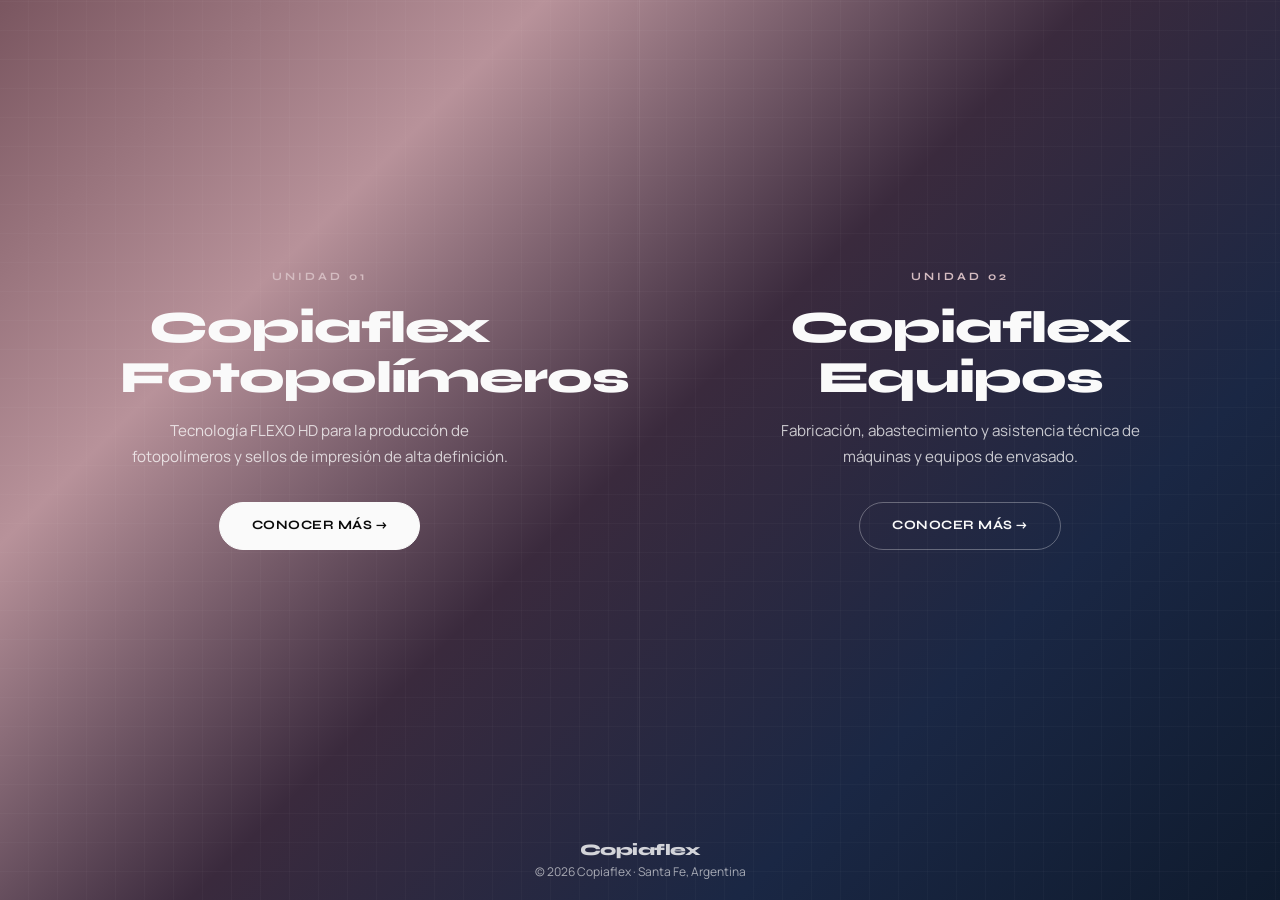
<file: index.html>
<!DOCTYPE html>
<html lang="es">
<head>
    <meta charset="UTF-8">
    <meta name="viewport" content="width=device-width, initial-scale=1.0">
    <title>Copiaflex - Fotopolímeros y Equipos</title>
    <link rel="preconnect" href="https://fonts.googleapis.com">
    <link href="https://fonts.googleapis.com/css2?family=Syne:wght@400;600;700;800&family=Manrope:wght@300;400;500;600;700&display=swap" rel="stylesheet">
    <link rel="stylesheet" href="css/style.css">
</head>
<body>


<main id="main-content">
<section class="home-hero">
    <div class="home-split">
        <a href="fotopolimeros.html" class="home-card home-card--foto">
            <div class="home-card-mesh"></div>
            <div class="home-card-content">
                <span class="home-card-tag">Unidad 01</span>
                <h2>Copiaflex<br>Fotopolímeros</h2>
                <p>Tecnología FLEXO HD para la producción de fotopolímeros y sellos de impresión de alta definición.</p>
                <span class="btn btn--white">Conocer más &rarr;</span>
            </div>
        </a>
        <a href="equipos.html" class="home-card home-card--equip">
            <div class="home-card-mesh"></div>
            <div class="home-card-content">
                <span class="home-card-tag">Unidad 02</span>
                <h2>Copiaflex<br>Equipos</h2>
                <p>Fabricación, abastecimiento y asistencia técnica de máquinas y equipos de envasado.</p>
                <span class="btn btn--ghost">Conocer más &rarr;</span>
            </div>
        </a>
    </div>
    <div class="home-footer">
        <span class="logo-text">Copiaflex</span>
        <p>&copy; 2026 Copiaflex &middot; Santa Fe, Argentina</p>
    </div>
</section>
</main>

</body>
</html>
</file>
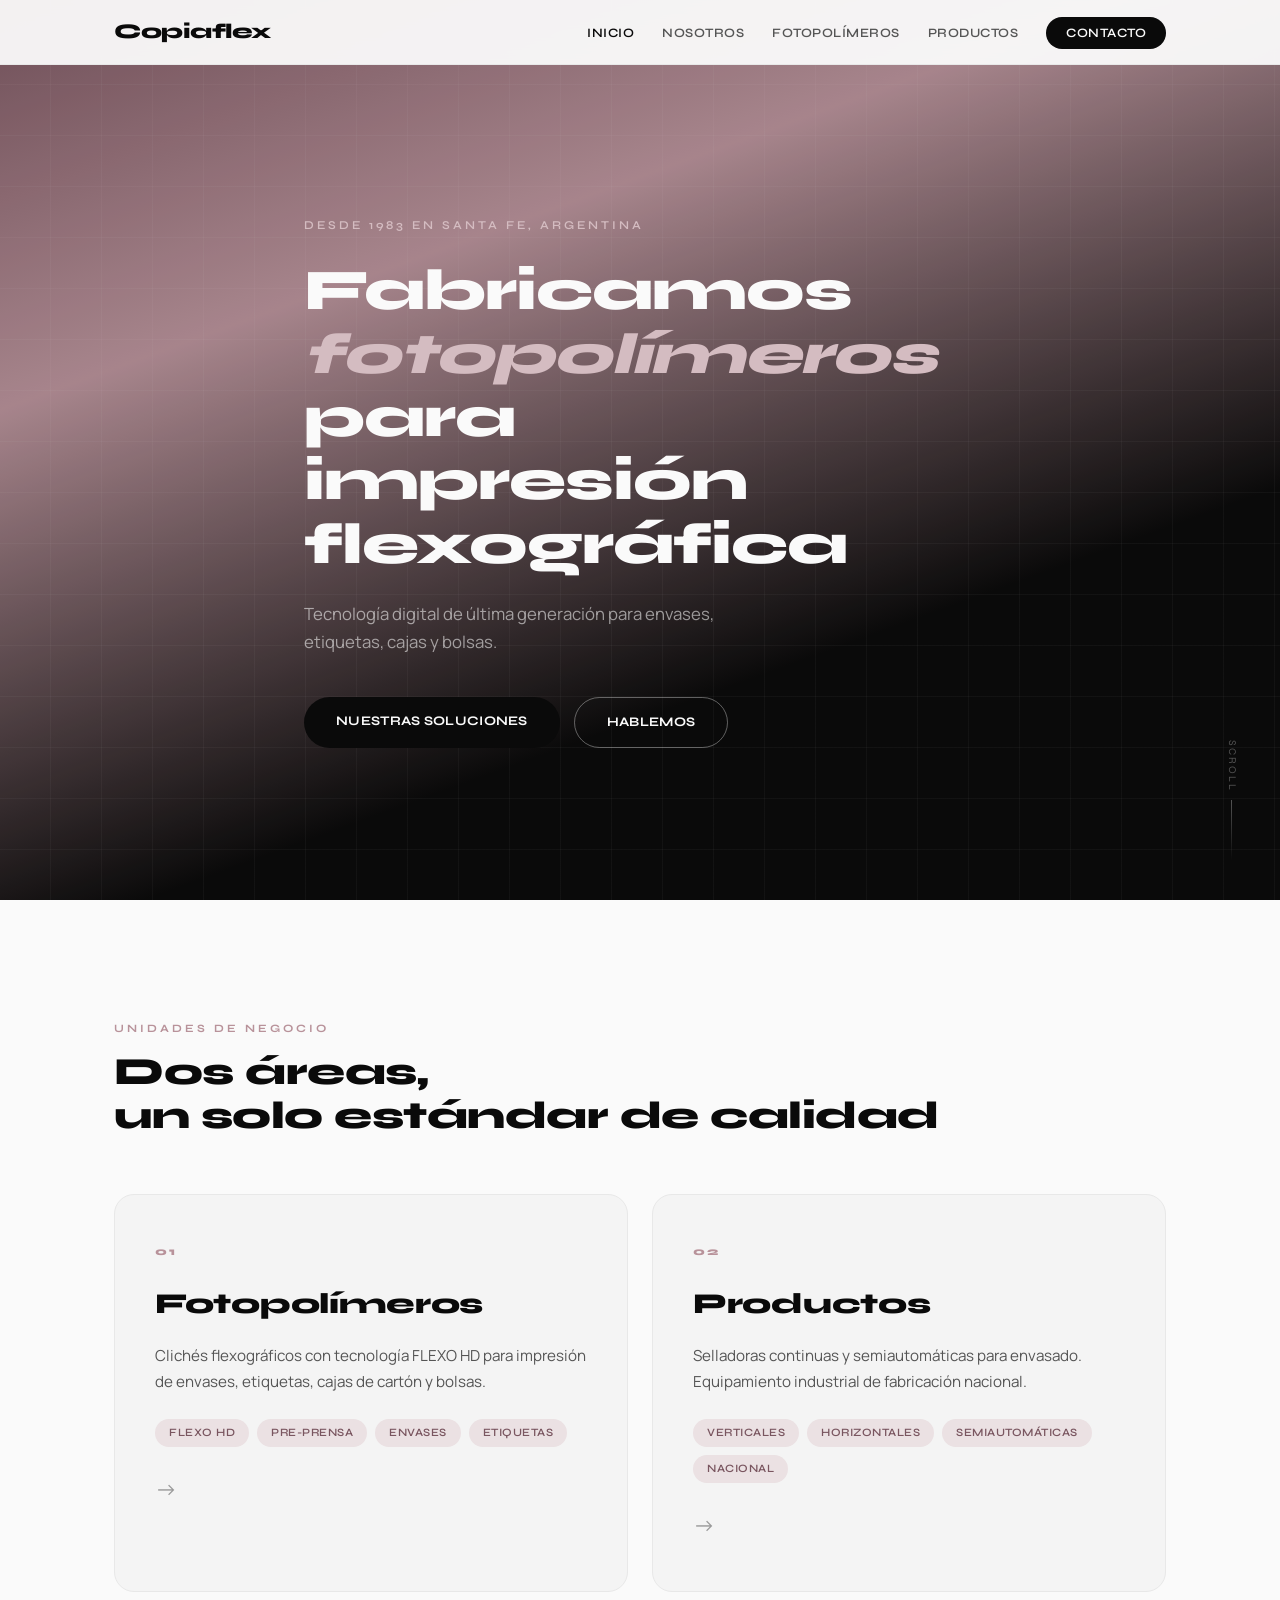
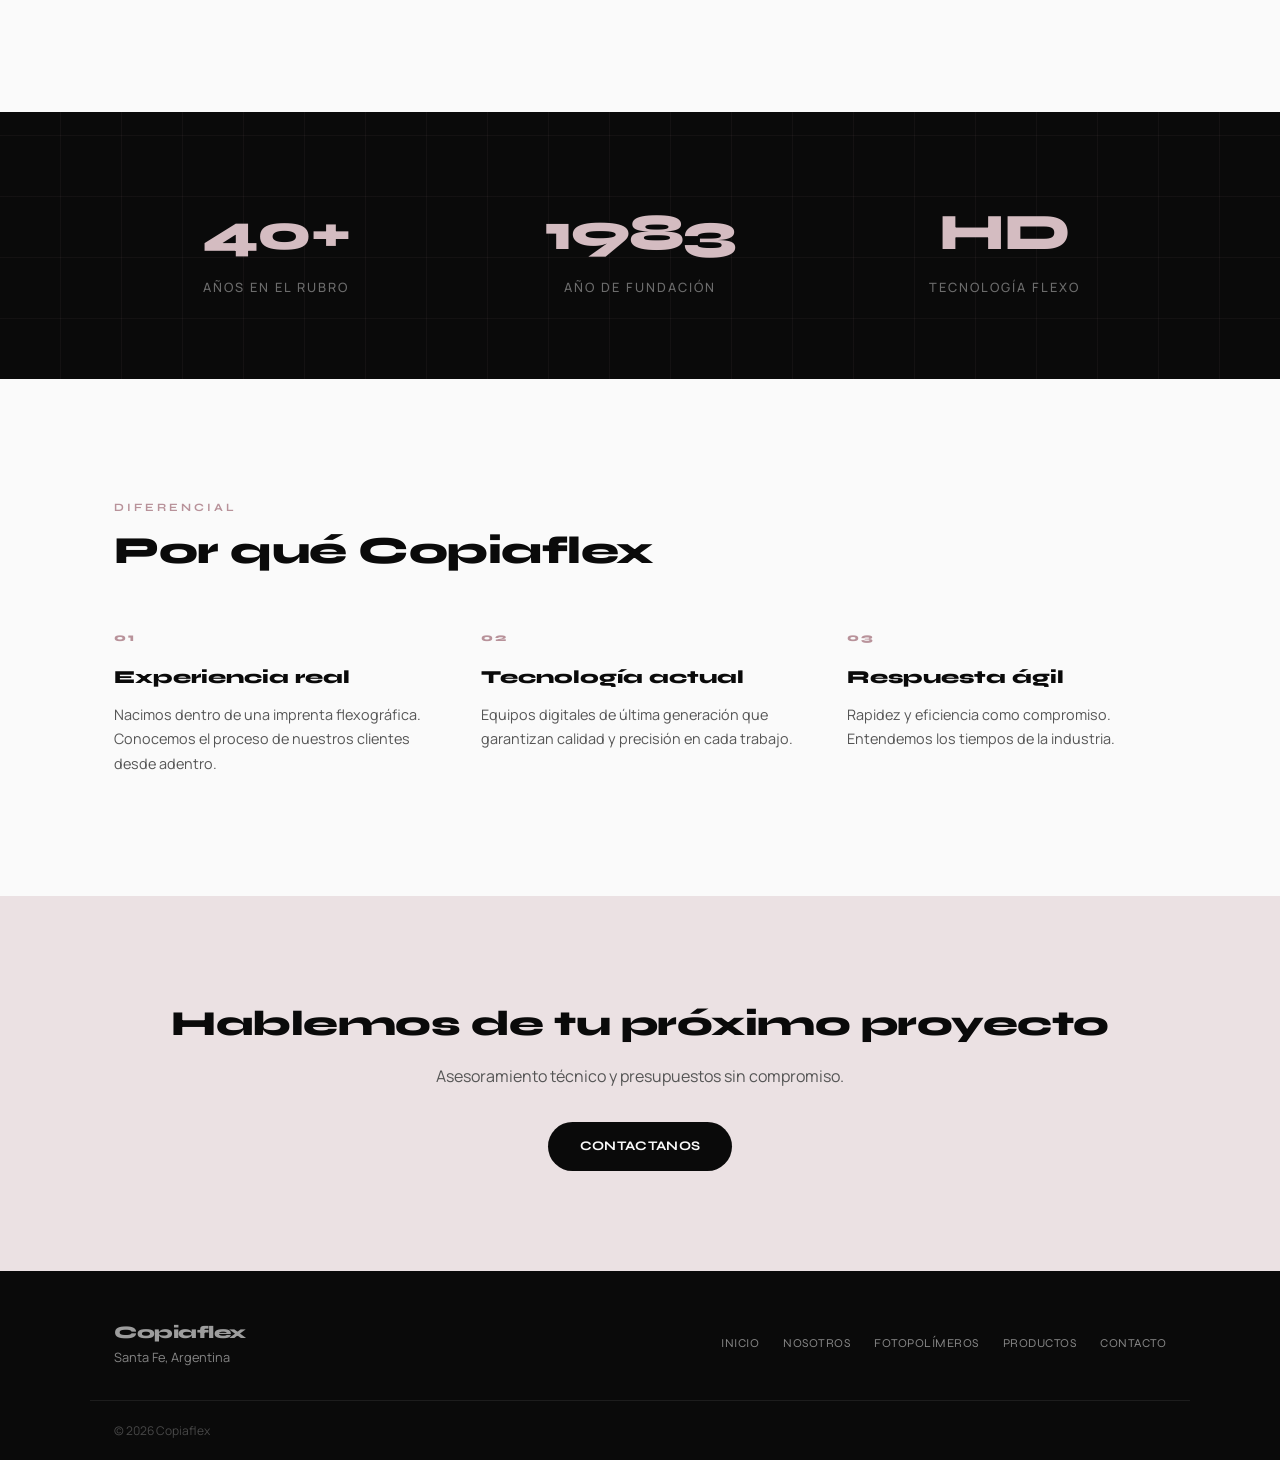
<file: v1/index.html>
<!DOCTYPE html>
<html lang="es">
<head>
    <meta charset="UTF-8">
    <meta name="viewport" content="width=device-width, initial-scale=1.0">
    <title>Copiaflex - Fotopolímeros y Equipamiento</title>
    <link rel="icon" type="image/svg+xml" href="favicon.svg">
    <link rel="preconnect" href="https://fonts.googleapis.com">
    <link href="https://fonts.googleapis.com/css2?family=Syne:wght@400;600;700;800&family=Manrope:wght@300;400;500;600;700&display=swap" rel="stylesheet">
    <link rel="stylesheet" href="css/style.css">
</head>
<body>

<header class="header">
    <div class="container header-inner">
        <a href="index.html" class="logo">
            <span class="logo-text">Copiaflex</span>
        </a>
        <nav class="nav">
            <button class="nav-toggle" aria-label="Menú"><span></span><span></span></button>
            <ul class="nav-list">
                <li><a href="index.html" class="active">Inicio</a></li>
                <li><a href="nosotros.html">Nosotros</a></li>
                <li><a href="fotopolimeros.html">Fotopolímeros</a></li>
                <li><a href="productos.html">Productos</a></li>
                <li><a href="contacto.html" class="nav-cta">Contacto</a></li>
            </ul>
        </nav>
    </div>
</header>

<!-- Hero -->
<section class="hero">
    <div class="hero-mesh"></div>
    <div class="container hero-content">
        <p class="hero-label">Desde 1983 en Santa Fe, Argentina</p>
        <h1>Fabricamos<br><span class="hero-em">fotopolímeros</span> para<br>impresión flexográfica</h1>
        <p class="hero-desc">Tecnología digital de última generación para envases, etiquetas, cajas y bolsas.</p>
        <div class="hero-actions">
            <a href="#unidades" class="btn">Nuestras soluciones</a>
            <a href="#contacto" class="btn btn--ghost">Hablemos</a>
        </div>
    </div>
    <div class="hero-scroll">
        <span>scroll</span>
        <div class="hero-scroll-line"></div>
    </div>
</section>

<!-- Unidades -->
<section class="unidades" id="unidades">
    <div class="container">
        <div class="section-header">
            <p class="label">Unidades de negocio</p>
            <h2>Dos áreas,<br>un solo estándar de calidad</h2>
        </div>

        <div class="cards">
            <a href="fotopolimeros.html" class="card">
                <div class="card-number">01</div>
                <h3>Fotopolímeros</h3>
                <p>Clichés flexográficos con tecnología FLEXO HD para impresión de envases, etiquetas, cajas de cartón y bolsas.</p>
                <ul class="card-tags">
                    <li>FLEXO HD</li>
                    <li>Pre-prensa</li>
                    <li>Envases</li>
                    <li>Etiquetas</li>
                </ul>
                <span class="card-arrow">&rarr;</span>
            </a>

            <a href="productos.html" class="card">
                <div class="card-number">02</div>
                <h3>Productos</h3>
                <p>Selladoras continuas y semiautomáticas para envasado. Equipamiento industrial de fabricación nacional.</p>
                <ul class="card-tags">
                    <li>Verticales</li>
                    <li>Horizontales</li>
                    <li>Semiautomáticas</li>
                    <li>Nacional</li>
                </ul>
                <span class="card-arrow">&rarr;</span>
            </a>
        </div>
    </div>
</section>

<!-- Cifras -->
<section class="cifras">
    <div class="cifras-mesh"></div>
    <div class="container cifras-grid">
        <div class="cifra">
            <span class="cifra-n">40+</span>
            <span class="cifra-t">años en el rubro</span>
        </div>
        <div class="cifra">
            <span class="cifra-n">1983</span>
            <span class="cifra-t">año de fundación</span>
        </div>
        <div class="cifra">
            <span class="cifra-n">HD</span>
            <span class="cifra-t">tecnología FLEXO</span>
        </div>
    </div>
</section>

<!-- Por qué -->
<section class="porque">
    <div class="container">
        <div class="section-header">
            <p class="label">Diferencial</p>
            <h2>Por qué Copiaflex</h2>
        </div>
        <div class="porque-grid">
            <div class="porque-item">
                <span class="porque-num">01</span>
                <h4>Experiencia real</h4>
                <p>Nacimos dentro de una imprenta flexográfica. Conocemos el proceso de nuestros clientes desde adentro.</p>
            </div>
            <div class="porque-item">
                <span class="porque-num">02</span>
                <h4>Tecnología actual</h4>
                <p>Equipos digitales de última generación que garantizan calidad y precisión en cada trabajo.</p>
            </div>
            <div class="porque-item">
                <span class="porque-num">03</span>
                <h4>Respuesta ágil</h4>
                <p>Rapidez y eficiencia como compromiso. Entendemos los tiempos de la industria.</p>
            </div>
        </div>
    </div>
</section>

<!-- CTA -->
<section class="cta" id="contacto">
    <div class="container cta-inner">
        <h2>Hablemos de tu próximo proyecto</h2>
        <p>Asesoramiento técnico y presupuestos sin compromiso.</p>
        <a href="contacto.html" class="btn btn--dark">Contactanos</a>
    </div>
</section>

<!-- Footer -->
<footer class="footer">
    <div class="container footer-inner">
        <div class="footer-left">
            <span class="logo-text footer-logo-text">Copiaflex</span>
            <p>Santa Fe, Argentina</p>
        </div>
        <div class="footer-right">
            <a href="index.html">Inicio</a>
            <a href="nosotros.html">Nosotros</a>
            <a href="fotopolimeros.html">Fotopolímeros</a>
            <a href="productos.html">Productos</a>
            <a href="contacto.html">Contacto</a>
        </div>
    </div>
    <div class="footer-bottom">
        <div class="container">
            <p>&copy; 2026 Copiaflex</p>
        </div>
    </div>
</footer>

<script>
document.querySelector('.nav-toggle').addEventListener('click', function() {
    document.querySelector('.nav-list').classList.toggle('open');
});
</script>
</body>
</html>
</file>
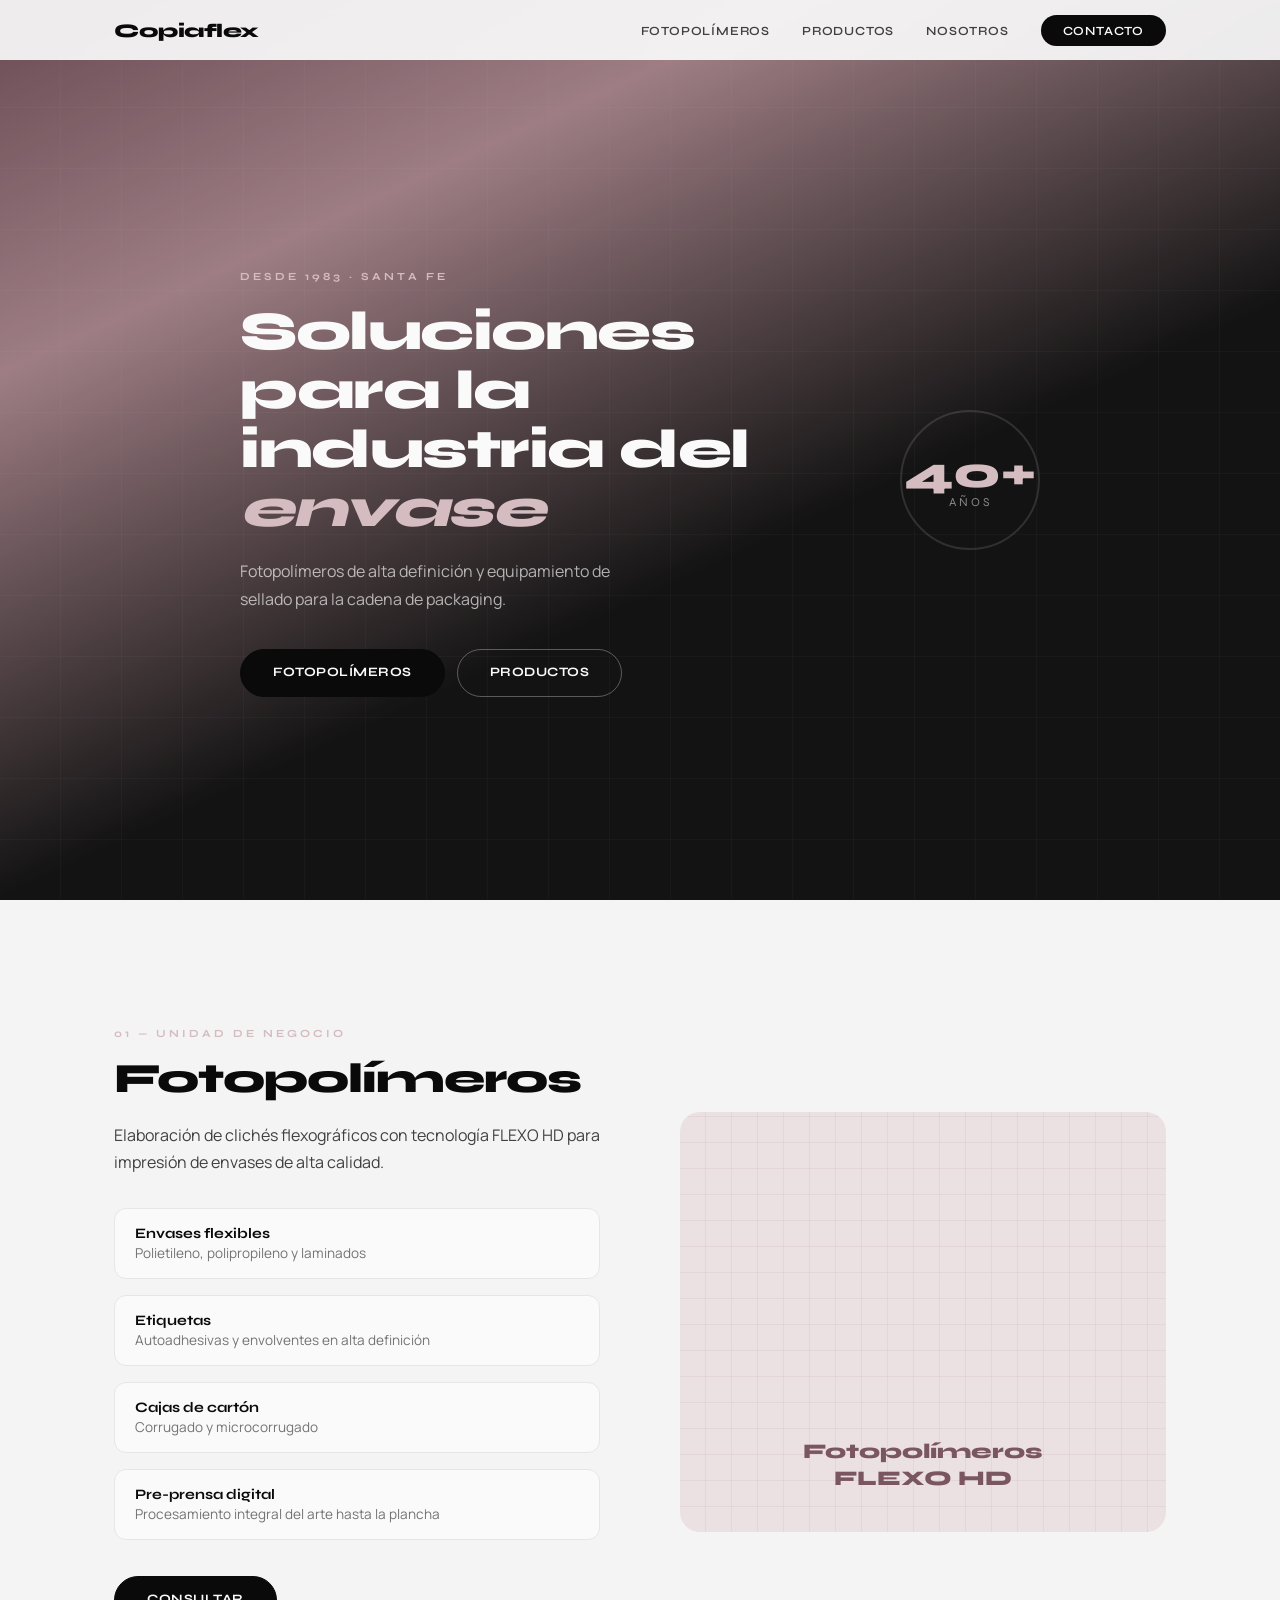
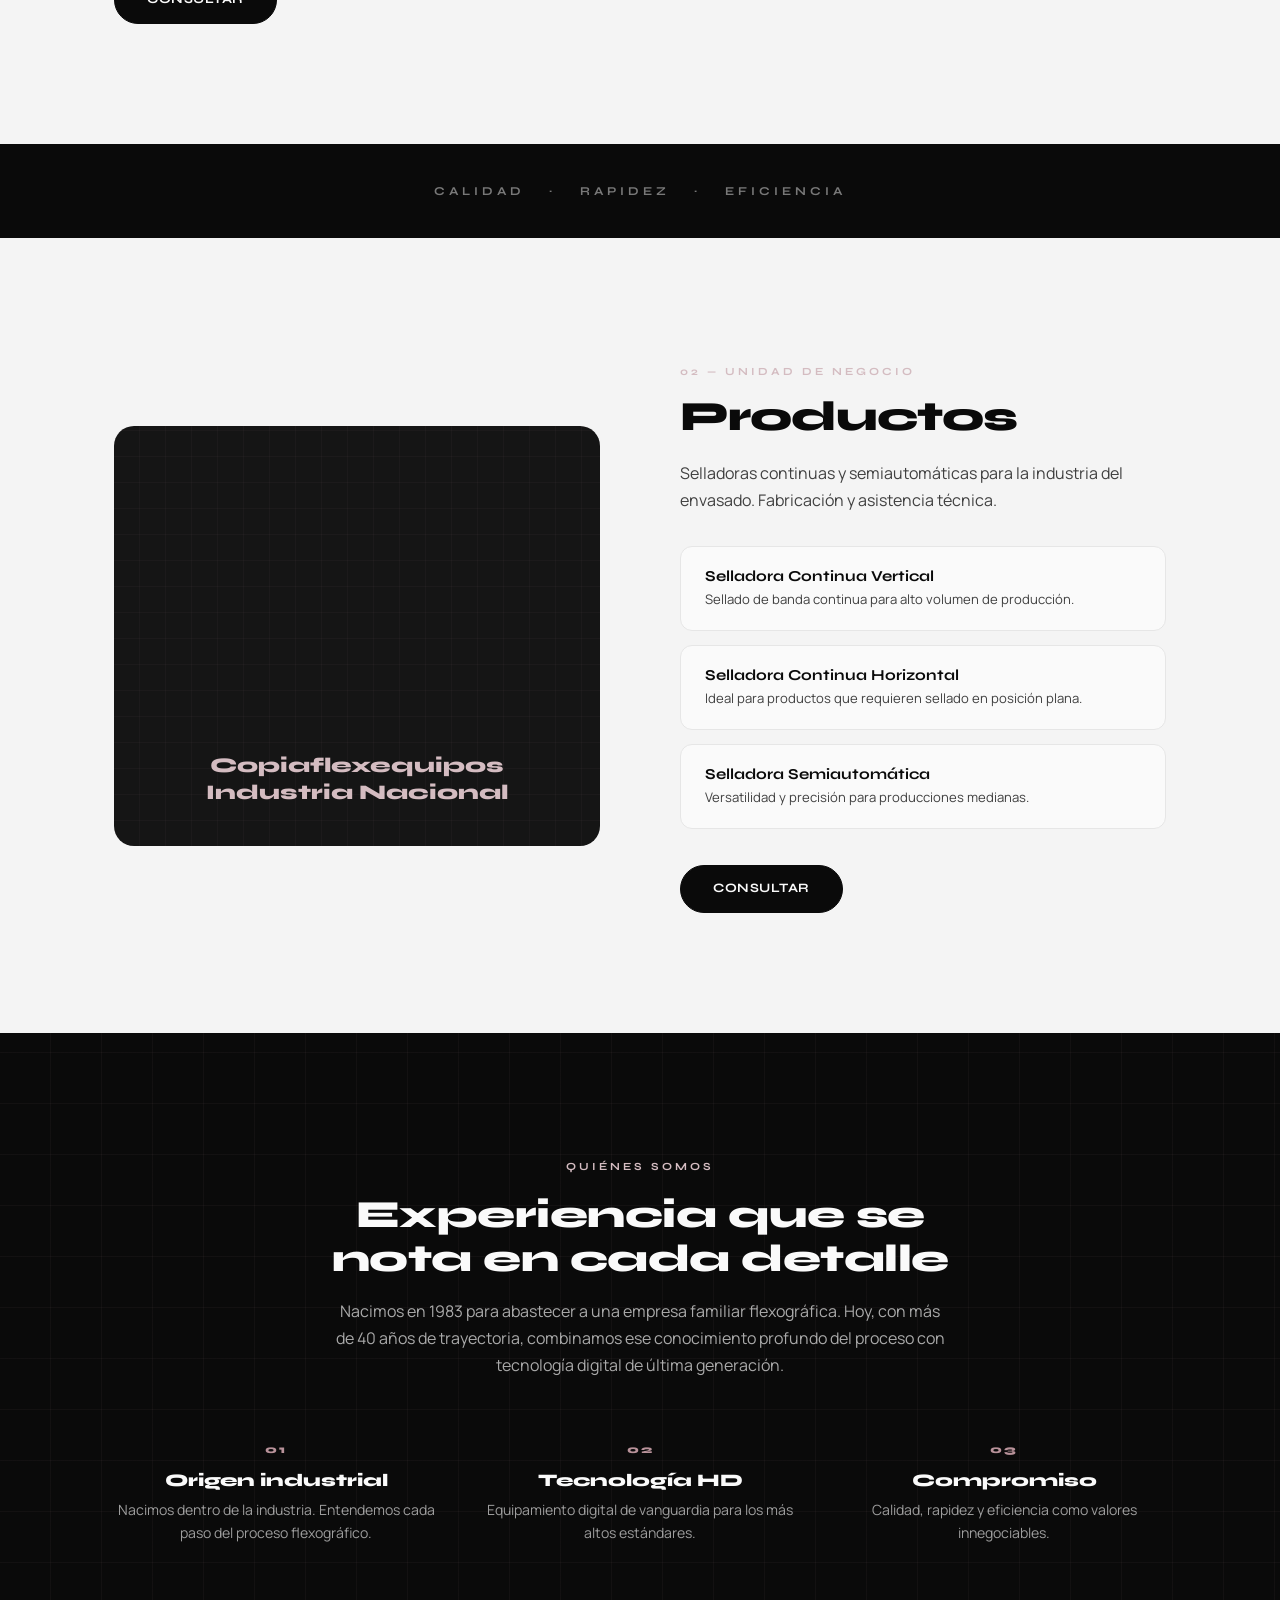
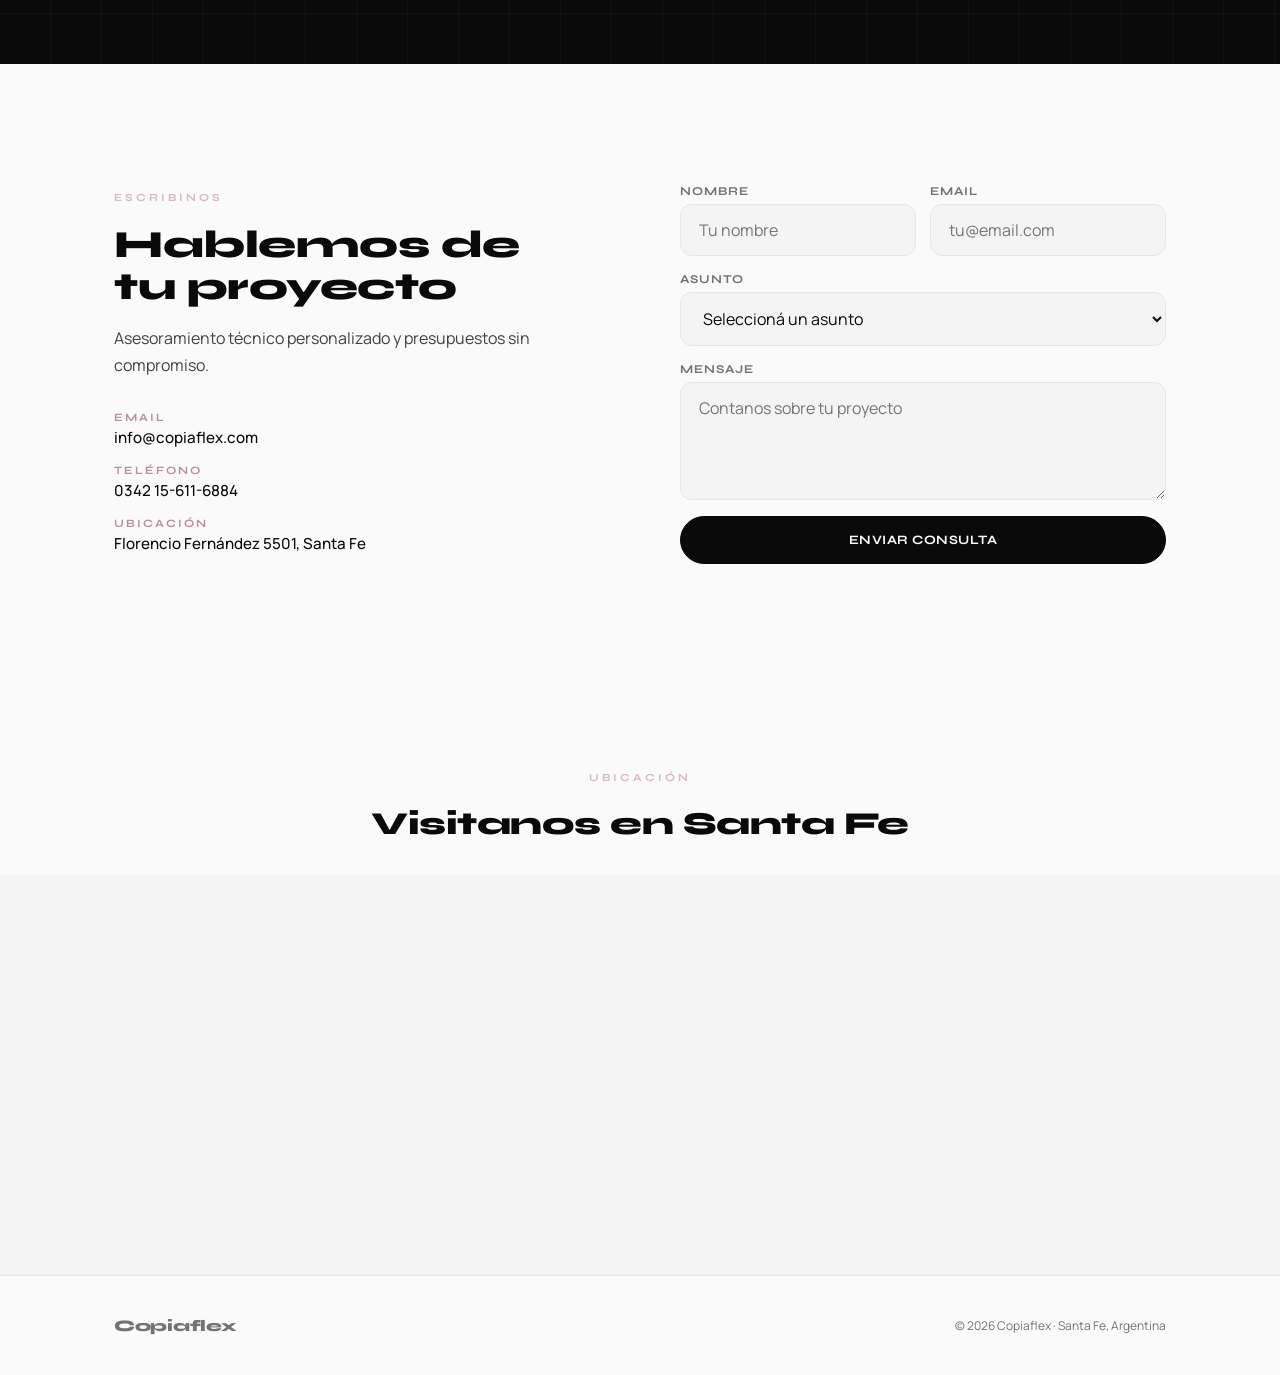
<file: v2/index.html>
<!DOCTYPE html>
<html lang="es">
<head>
    <meta charset="UTF-8">
    <meta name="viewport" content="width=device-width, initial-scale=1.0">
    <title>Copiaflex - Fotopolímeros y Equipamiento</title>
    <link rel="icon" type="image/svg+xml" href="favicon.svg">
    <link rel="preconnect" href="https://fonts.googleapis.com">
    <link href="https://fonts.googleapis.com/css2?family=Syne:wght@400;600;700;800&family=Manrope:wght@300;400;500;600;700&display=swap" rel="stylesheet">
    <link rel="stylesheet" href="css/style.css">
</head>
<body>

<!-- Skip Link -->
<a href="#main-content" class="skip-link">Saltar al contenido</a>

<!-- Nav -->
<nav class="topnav" aria-label="Navegación principal">
    <div class="container topnav-inner">
        <a href="#hero" class="logo">
            <span class="logo-text">Copiaflex</span>
        </a>
        <div class="nav-links">
            <a href="#fotopolimeros">Fotopolímeros</a>
            <a href="#productos">Productos</a>
            <a href="#nosotros">Nosotros</a>
            <a href="#contacto" class="nav-btn">Contacto</a>
        </div>
        <button class="burger" aria-label="Menú"><span></span><span></span></button>
    </div>
</nav>

<!-- Hero -->
<main id="main-content">
<section class="hero" id="hero">
    <div class="hero-bg"></div>
    <div class="container hero-body">
        <div class="hero-left">
            <span class="tag">Desde 1983 &middot; Santa Fe</span>
            <h1>Soluciones para la industria del <em>envase</em></h1>
            <p>Fotopolímeros de alta definición y equipamiento de sellado para la cadena de packaging.</p>
            <div class="hero-btns">
                <a href="#fotopolimeros" class="btn">Fotopolímeros</a>
                <a href="#productos" class="btn btn--outline">Productos</a>
            </div>
        </div>
        <div class="hero-right">
            <div class="hero-badge">
                <span class="hero-badge-n">40+</span>
                <span class="hero-badge-t">años</span>
            </div>
        </div>
    </div>
</section>

<!-- Fotopolímeros -->
<section class="section fotopol" id="fotopolimeros">
    <div class="container">
        <div class="split">
            <div class="split-text">
                <span class="tag">01 &mdash; Unidad de negocio</span>
                <h2>Fotopolímeros</h2>
                <p class="lead">Elaboración de clichés flexográficos con tecnología FLEXO HD para impresión de envases de alta calidad.</p>
                <div class="features">
                    <div class="feat">
                        <span class="feat-title">Envases flexibles</span>
                        <span class="feat-desc">Polietileno, polipropileno y laminados</span>
                    </div>
                    <div class="feat">
                        <span class="feat-title">Etiquetas</span>
                        <span class="feat-desc">Autoadhesivas y envolventes en alta definición</span>
                    </div>
                    <div class="feat">
                        <span class="feat-title">Cajas de cartón</span>
                        <span class="feat-desc">Corrugado y microcorrugado</span>
                    </div>
                    <div class="feat">
                        <span class="feat-title">Pre-prensa digital</span>
                        <span class="feat-desc">Procesamiento integral del arte hasta la plancha</span>
                    </div>
                </div>
                <a href="#contacto" class="btn">Consultar</a>
            </div>
            <div class="split-visual">
                <div class="visual-box">
                    <div class="visual-mesh"></div>
                    <div class="visual-label">Fotopolímeros<br>FLEXO HD</div>
                </div>
            </div>
        </div>
    </div>
</section>

<!-- Divider -->
<div class="divider">
    <div class="container">
        <div class="divider-inner">
            <span>Calidad</span>
            <span>&middot;</span>
            <span>Rapidez</span>
            <span>&middot;</span>
            <span>Eficiencia</span>
        </div>
    </div>
</div>

<!-- Productos -->
<section class="section productos" id="productos">
    <div class="container">
        <div class="split split--reverse">
            <div class="split-text">
                <span class="tag">02 &mdash; Unidad de negocio</span>
                <h2>Productos</h2>
                <p class="lead">Selladoras continuas y semiautomáticas para la industria del envasado. Fabricación y asistencia técnica.</p>
                <div class="product-cards">
                    <div class="pcard">
                        <h4>Selladora Continua Vertical</h4>
                        <p>Sellado de banda continua para alto volumen de producción.</p>
                    </div>
                    <div class="pcard">
                        <h4>Selladora Continua Horizontal</h4>
                        <p>Ideal para productos que requieren sellado en posición plana.</p>
                    </div>
                    <div class="pcard">
                        <h4>Selladora Semiautomática</h4>
                        <p>Versatilidad y precisión para producciones medianas.</p>
                    </div>
                </div>
                <a href="#contacto" class="btn">Consultar</a>
            </div>
            <div class="split-visual">
                <div class="visual-box visual-box--dark">
                    <div class="visual-mesh"></div>
                    <div class="visual-label">Copiaflexequipos<br>Industria Nacional</div>
                </div>
            </div>
        </div>
    </div>
</section>

<!-- Nosotros -->
<section class="section nosotros" id="nosotros">
    <div class="nosotros-mesh"></div>
    <div class="container nosotros-body">
        <div class="section-head-center">
            <span class="tag tag--light">Quiénes somos</span>
            <h2>Experiencia que se nota en cada detalle</h2>
            <p>Nacimos en 1983 para abastecer a una empresa familiar flexográfica. Hoy, con más de 40 años de trayectoria, combinamos ese conocimiento profundo del proceso con tecnología digital de última generación.</p>
        </div>
        <div class="pillars">
            <div class="pillar">
                <span class="pillar-n">01</span>
                <h4>Origen industrial</h4>
                <p>Nacimos dentro de la industria. Entendemos cada paso del proceso flexográfico.</p>
            </div>
            <div class="pillar">
                <span class="pillar-n">02</span>
                <h4>Tecnología HD</h4>
                <p>Equipamiento digital de vanguardia para los más altos estándares.</p>
            </div>
            <div class="pillar">
                <span class="pillar-n">03</span>
                <h4>Compromiso</h4>
                <p>Calidad, rapidez y eficiencia como valores innegociables.</p>
            </div>
        </div>
    </div>
</section>

<!-- Contacto -->
<section class="section contacto" id="contacto">
    <div class="container contacto-body">
        <div class="contacto-left">
            <span class="tag">Escribinos</span>
            <h2>Hablemos de<br>tu proyecto</h2>
            <p>Asesoramiento técnico personalizado y presupuestos sin compromiso.</p>
            <div class="contacto-data">
                <div class="cdata">
                    <span class="cdata-label">Email</span>
                    <span class="cdata-value">info@copiaflex.com</span>
                </div>
                <div class="cdata">
                    <span class="cdata-label">Teléfono</span>
                    <span class="cdata-value">0342 15-611-6884</span>
                </div>
                <div class="cdata">
                    <span class="cdata-label">Ubicación</span>
                    <span class="cdata-value">Florencio Fernández 5501, Santa Fe</span>
                </div>
            </div>
        </div>
        <div class="contacto-right">
            <form class="form">
                <div class="form-row">
                    <div class="form-group">
                        <label for="nombre">Nombre</label>
                        <input type="text" id="nombre" placeholder="Tu nombre" required>
                    </div>
                    <div class="form-group">
                        <label for="email">Email</label>
                        <input type="email" id="email" placeholder="tu@email.com" required>
                    </div>
                </div>
                <div class="form-group">
                    <label for="asunto">Asunto</label>
                    <select id="asunto">
                        <option value="">Seleccioná un asunto</option>
                        <option>Fotopolímeros</option>
                        <option>Selladoras / Equipamiento</option>
                        <option>Presupuesto</option>
                        <option>Otro</option>
                    </select>
                </div>
                <div class="form-group">
                    <label for="mensaje">Mensaje</label>
                    <textarea rows="4" id="mensaje" placeholder="Contanos sobre tu proyecto" required></textarea>
                </div>
                <button type="submit" class="btn btn--full">Enviar consulta</button>
            </form>
        </div>
    </div>
</section>

<!-- Mapa -->
<section class="mapa-section">
    <div class="container" style="text-align:center; margin-bottom:32px;">
        <span class="tag">Ubicación</span>
        <h2 style="font-family:var(--font-h); font-size:2rem; font-weight:800; letter-spacing:-0.5px;">Visitanos en Santa Fe</h2>
    </div>
    <div class="mapa-wrap">
        <iframe
            src="https://www.google.com/maps/embed?pb=!1m18!1m12!1m3!1d3397.5!2d-60.7255497!3d-31.5765011!2m3!1f0!2f0!3f0!3m2!1i1024!2i768!4f13.1!3m3!1m2!1s0x95b50654998f842d%3A0xd26abeba8a44d242!2sCopiaflex%20Fotopolimeros!5e0!3m2!1ses-419!2sar!4v1698500000000!5m2!1ses-419!2sar"
            width="100%"
            height="400"
            style="border:0;"
            allowfullscreen=""
            loading="lazy"
            referrerpolicy="no-referrer-when-downgrade"
            title="Ubicación de Copiaflex en Santa Fe, Argentina">
        </iframe>
    </div>
</section>

</main>

<!-- Footer -->
<footer class="foot">
    <div class="container foot-inner">
        <span class="foot-logo-text">Copiaflex</span>
        <p>&copy; 2026 Copiaflex &middot; Santa Fe, Argentina</p>
    </div>
</footer>

<script>
document.querySelector('.burger').addEventListener('click', function() {
    document.querySelector('.nav-links').classList.toggle('open');
});
document.querySelectorAll('.nav-links a').forEach(function(a) {
    a.addEventListener('click', function() {
        document.querySelector('.nav-links').classList.remove('open');
    });
});
</script>
</body>
</html>
</file>
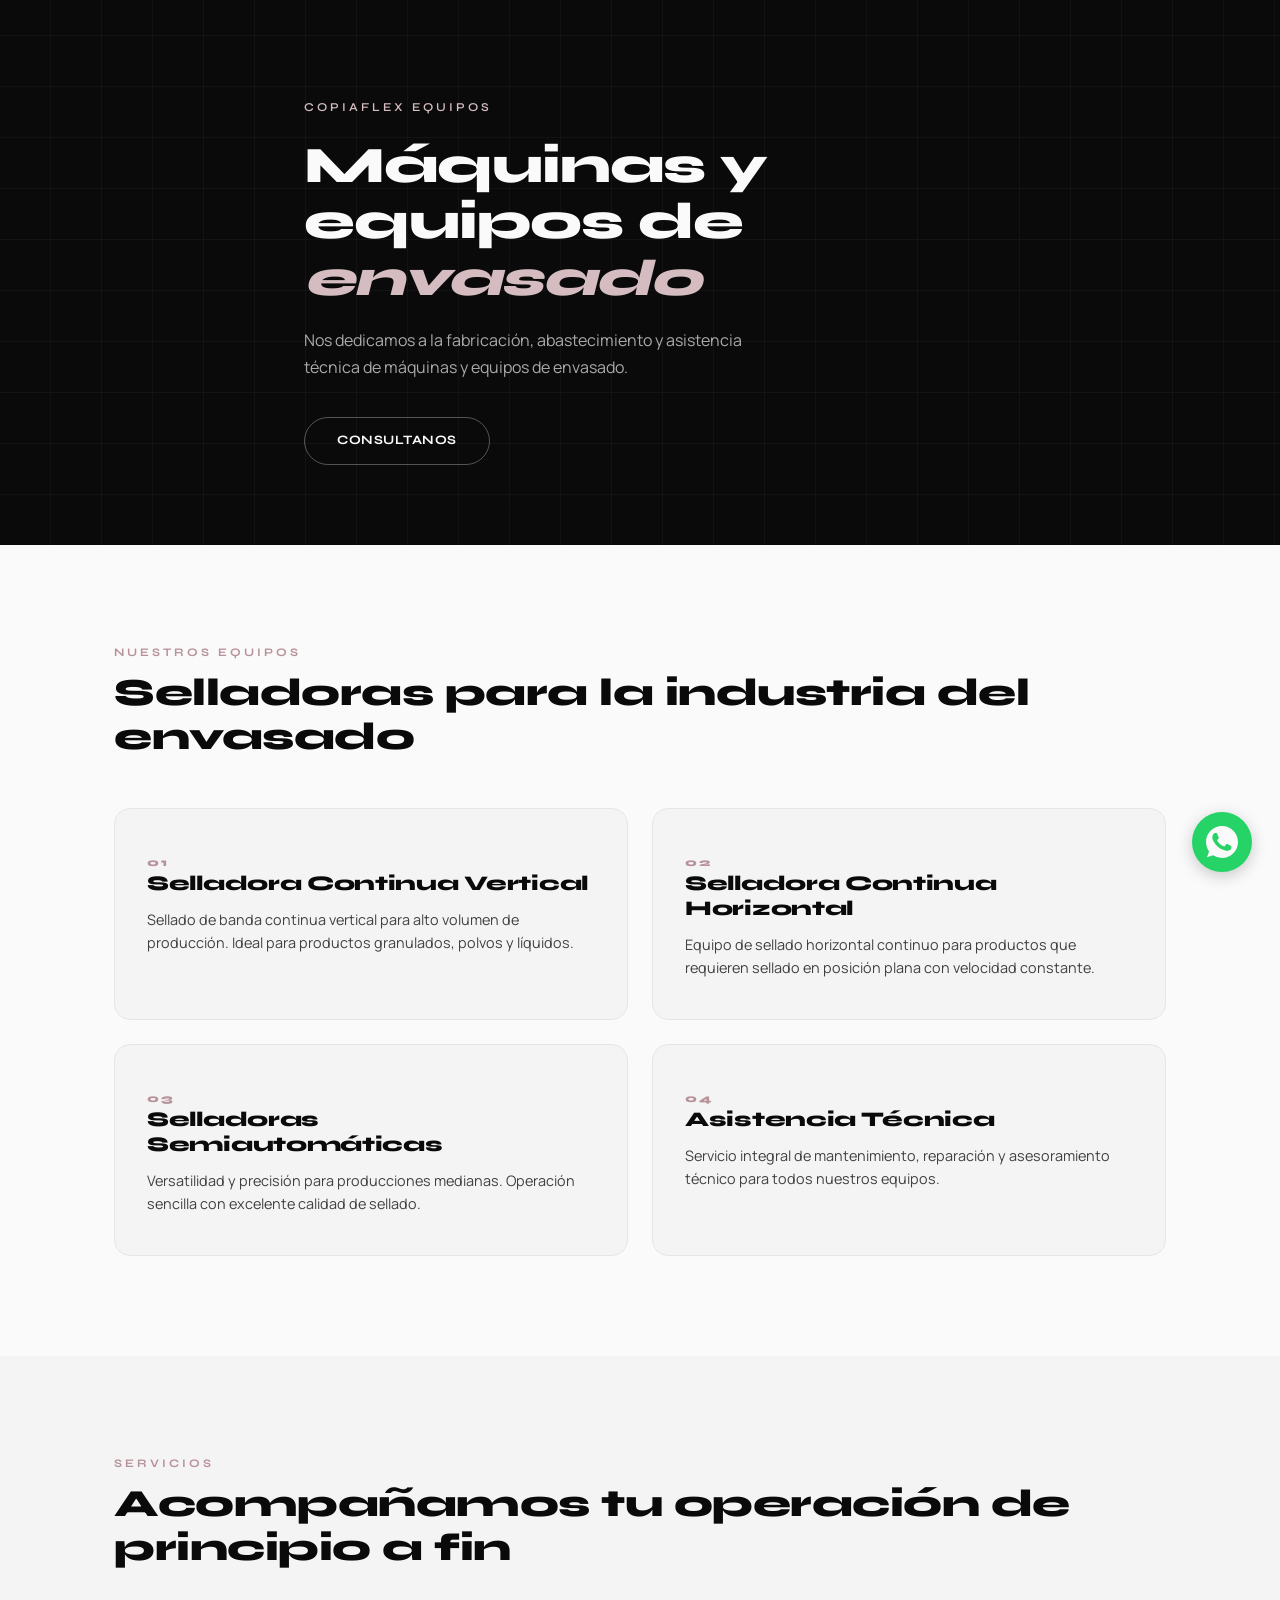
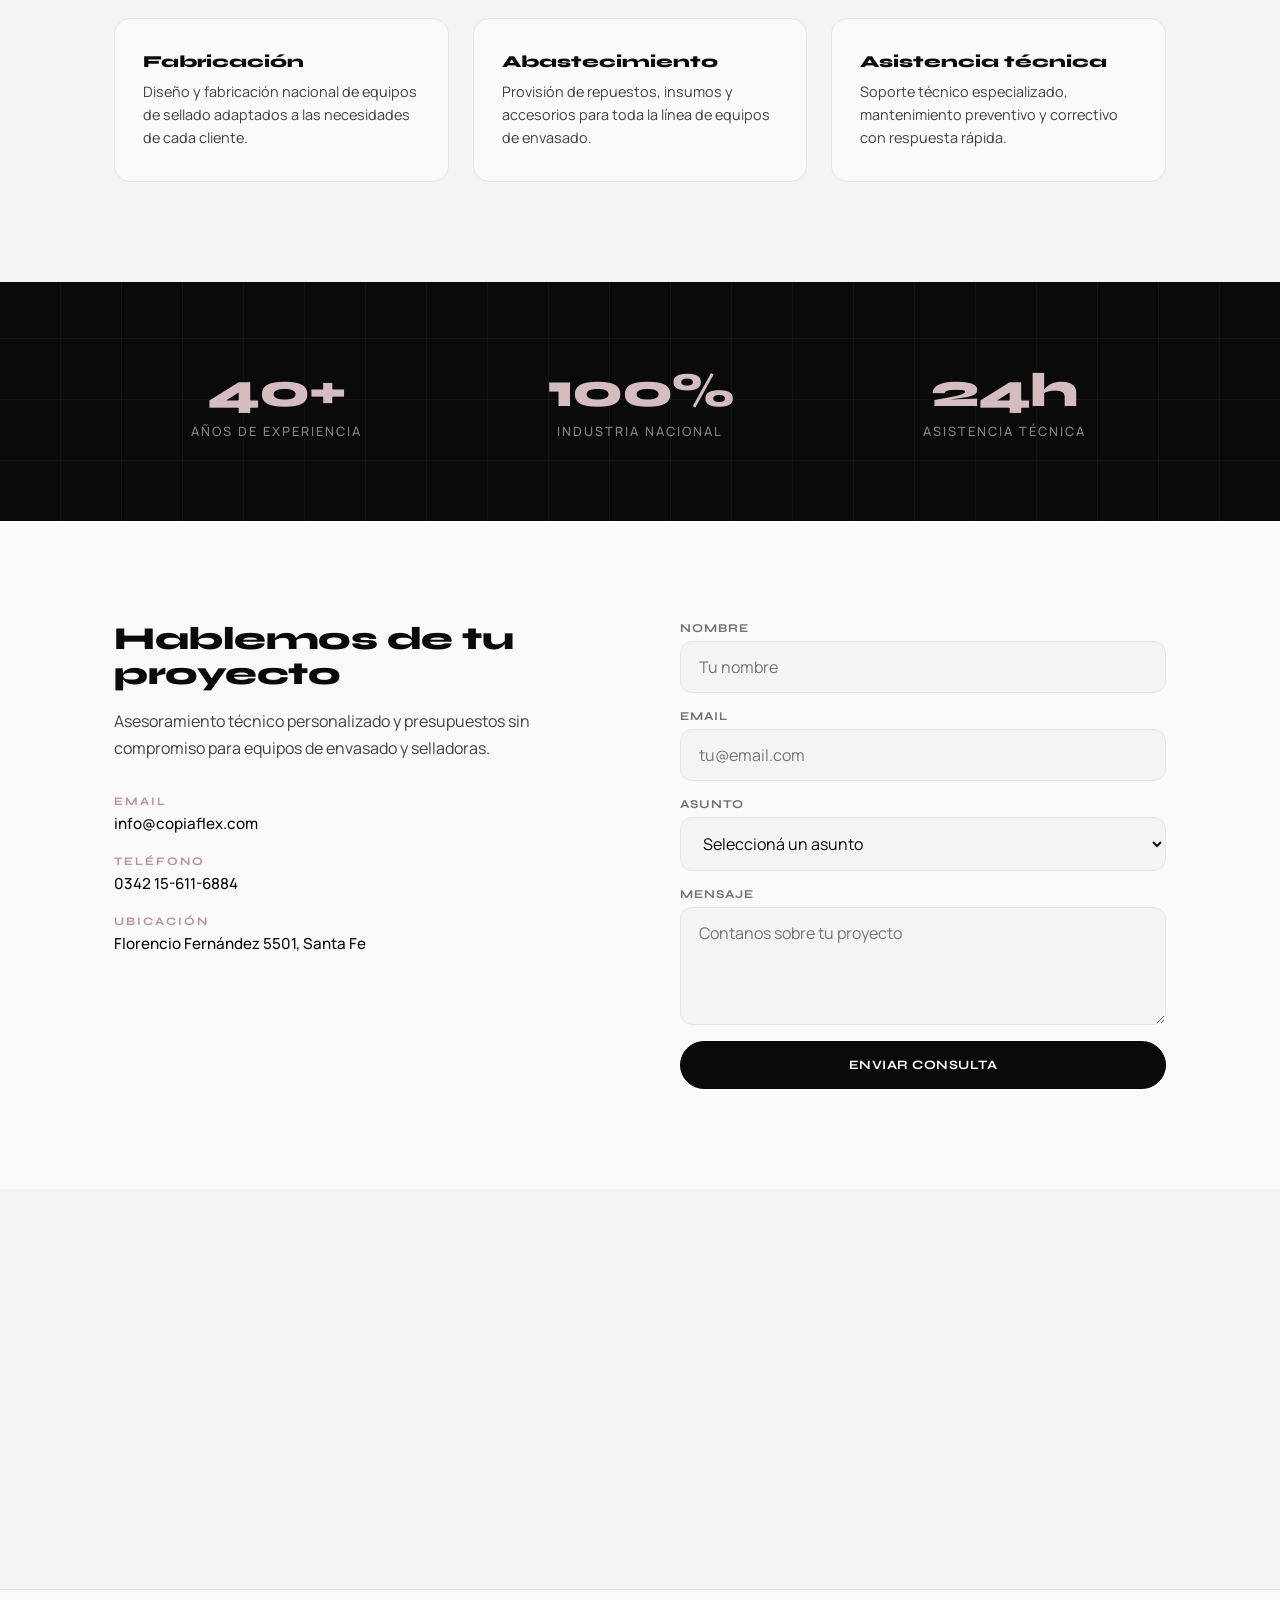
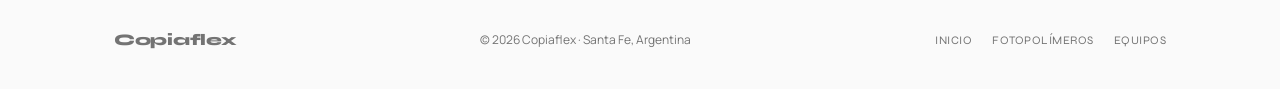
<file: equipos.html>
<!DOCTYPE html>
<html lang="es">
<head>
    <meta charset="UTF-8">
    <meta name="viewport" content="width=device-width, initial-scale=1.0">
    <title>Equipos - Copiaflex</title>
    <link rel="preconnect" href="https://fonts.googleapis.com">
    <link href="https://fonts.googleapis.com/css2?family=Syne:wght@400;600;700;800&family=Manrope:wght@300;400;500;600;700&display=swap" rel="stylesheet">
    <link rel="stylesheet" href="css/style.css">
</head>
<body>


<main id="main-content">

<!-- Hero -->
<section class="page-hero">
    <div class="page-hero-mesh"></div>
    <div class="container page-hero-content">
        <p class="hero-label">Copiaflex Equipos</p>
        <h1>Máquinas y equipos de <em>envasado</em></h1>
        <p class="hero-desc">Nos dedicamos a la fabricación, abastecimiento y asistencia técnica de máquinas y equipos de envasado.</p>
        <a href="#contacto" class="btn btn--ghost">Consultanos</a>
    </div>
</section>

<!-- Productos -->
<section class="section">
    <div class="container">
        <div class="section-header">
            <p class="label">Nuestros equipos</p>
            <h2>Selladoras para la industria del envasado</h2>
        </div>
        <div class="product-grid">
            <div class="prod-card">
                <span class="prod-card-num">01</span>
                <h3>Selladora Continua Vertical</h3>
                <p>Sellado de banda continua vertical para alto volumen de producción. Ideal para productos granulados, polvos y líquidos.</p>
            </div>
            <div class="prod-card">
                <span class="prod-card-num">02</span>
                <h3>Selladora Continua Horizontal</h3>
                <p>Equipo de sellado horizontal continuo para productos que requieren sellado en posición plana con velocidad constante.</p>
            </div>
            <div class="prod-card">
                <span class="prod-card-num">03</span>
                <h3>Selladoras Semiautomáticas</h3>
                <p>Versatilidad y precisión para producciones medianas. Operación sencilla con excelente calidad de sellado.</p>
            </div>
            <div class="prod-card">
                <span class="prod-card-num">04</span>
                <h3>Asistencia Técnica</h3>
                <p>Servicio integral de mantenimiento, reparación y asesoramiento técnico para todos nuestros equipos.</p>
            </div>
        </div>
    </div>
</section>

<!-- Servicios -->
<section class="section section--gray">
    <div class="container">
        <div class="section-header">
            <p class="label">Servicios</p>
            <h2>Acompañamos tu operación de principio a fin</h2>
        </div>
        <div class="feat-grid">
            <div class="feat-card">
                <h4>Fabricación</h4>
                <p>Diseño y fabricación nacional de equipos de sellado adaptados a las necesidades de cada cliente.</p>
            </div>
            <div class="feat-card">
                <h4>Abastecimiento</h4>
                <p>Provisión de repuestos, insumos y accesorios para toda la línea de equipos de envasado.</p>
            </div>
            <div class="feat-card">
                <h4>Asistencia técnica</h4>
                <p>Soporte técnico especializado, mantenimiento preventivo y correctivo con respuesta rápida.</p>
            </div>
        </div>
    </div>
</section>

<!-- Cifras -->
<section class="cifras">
    <div class="cifras-mesh"></div>
    <div class="container cifras-grid">
        <div>
            <span class="cifra-n">40+</span>
            <span class="cifra-t">Años de experiencia</span>
        </div>
        <div>
            <span class="cifra-n">100%</span>
            <span class="cifra-t">Industria Nacional</span>
        </div>
        <div>
            <span class="cifra-n">24h</span>
            <span class="cifra-t">Asistencia técnica</span>
        </div>
    </div>
</section>

<!-- Contacto -->
<section class="contacto-box" id="contacto">
    <div class="container contacto-grid">
        <div class="contacto-info">
            <h2>Hablemos de tu proyecto</h2>
            <p>Asesoramiento técnico personalizado y presupuestos sin compromiso para equipos de envasado y selladoras.</p>
            <div class="contacto-datos">
                <div>
                    <span class="contacto-dato-label">Email</span>
                    <span class="contacto-dato-value">info@copiaflex.com</span>
                </div>
                <div>
                    <span class="contacto-dato-label">Teléfono</span>
                    <span class="contacto-dato-value">0342 15-611-6884</span>
                </div>
                <div>
                    <span class="contacto-dato-label">Ubicación</span>
                    <span class="contacto-dato-value">Florencio Fernández 5501, Santa Fe</span>
                </div>
            </div>
        </div>
        <form class="contacto-form">
            <div class="form-group">
                <label for="nombre">Nombre</label>
                <input type="text" id="nombre" placeholder="Tu nombre" required>
            </div>
            <div class="form-group">
                <label for="email">Email</label>
                <input type="email" id="email" placeholder="tu@email.com" required>
            </div>
            <div class="form-group">
                <label for="asunto">Asunto</label>
                <select id="asunto">
                    <option value="">Seleccioná un asunto</option>
                    <option>Selladora Vertical</option>
                    <option>Selladora Horizontal</option>
                    <option>Selladora Semiautomática</option>
                    <option>Asistencia técnica</option>
                    <option>Presupuesto</option>
                    <option>Otro</option>
                </select>
            </div>
            <div class="form-group">
                <label for="mensaje">Mensaje</label>
                <textarea id="mensaje" rows="4" placeholder="Contanos sobre tu proyecto" required></textarea>
            </div>
            <button type="submit" class="btn btn--full">Enviar consulta</button>
        </form>
    </div>
</section>

<!-- Mapa -->
<section class="mapa-section">
    <div class="mapa-wrap">
        <iframe
            src="https://www.google.com/maps/embed?pb=!1m18!1m12!1m3!1d3397.5!2d-60.7255497!3d-31.5765011!2m3!1f0!2f0!3f0!3m2!1i1024!2i768!4f13.1!3m3!1m2!1s0x95b50654998f842d%3A0xd26abeba8a44d242!2sCopiaflex%20Fotopolimeros!5e0!3m2!1ses-419!2sar!4v1698500000000!5m2!1ses-419!2sar"
            width="100%" height="400" style="border:0;" allowfullscreen="" loading="lazy"
            referrerpolicy="no-referrer-when-downgrade"
            title="Ubicación de Copiaflex en Santa Fe, Argentina">
        </iframe>
    </div>
</section>

</main>

<!-- Footer -->
<footer class="foot">
    <div class="container foot-inner">
        <span class="foot-logo-text">Copiaflex</span>
        <p>&copy; 2026 Copiaflex &middot; Santa Fe, Argentina</p>
        <div class="foot-links">
            <a href="index.html">Inicio</a>
            <a href="fotopolimeros.html">Fotopolímeros</a>
            <a href="equipos.html">Equipos</a>
        </div>
    </div>
</footer>

<!-- WhatsApp Float -->
<a href="https://wa.me/5493426116884" target="_blank" rel="noopener noreferrer" class="wa-float" aria-label="Contactar por WhatsApp">
    <svg viewBox="0 0 32 32" xmlns="http://www.w3.org/2000/svg"><path d="M16.004 0h-.008C7.174 0 0 7.176 0 16.004c0 3.5 1.128 6.744 3.046 9.378L1.054 31.2l6.012-1.932A15.907 15.907 0 0016.004 32C24.826 32 32 24.826 32 16.004 32 7.176 24.826 0 16.004 0zm9.302 22.602c-.392 1.106-2.298 2.116-3.202 2.194-.82.072-1.856.104-2.996-.19a27.298 27.298 0 01-2.716-1.004c-4.784-2.066-7.908-6.902-8.15-7.222-.234-.32-1.916-2.548-1.916-4.862 0-2.312 1.214-3.45 1.644-3.922.43-.472.94-.59 1.254-.59.312 0 .626.002.898.016.29.014.676-.11 1.058.806.392.944 1.332 3.258 1.45 3.494.116.236.194.512.04.826-.156.312-.234.508-.468.784-.234.274-.494.614-.704.824-.234.234-.478.49-.206.96.274.472 1.216 2.006 2.61 3.25 1.792 1.6 3.304 2.096 3.774 2.332.472.234.746.196 1.02-.118.274-.314 1.176-1.372 1.49-1.842.312-.472.626-.39 1.058-.234.43.156 2.744 1.294 3.214 1.53.472.234.784.352.9.548.116.194.116 1.144-.274 2.25z"/></svg>
</a>

</body>
</html>
</file>
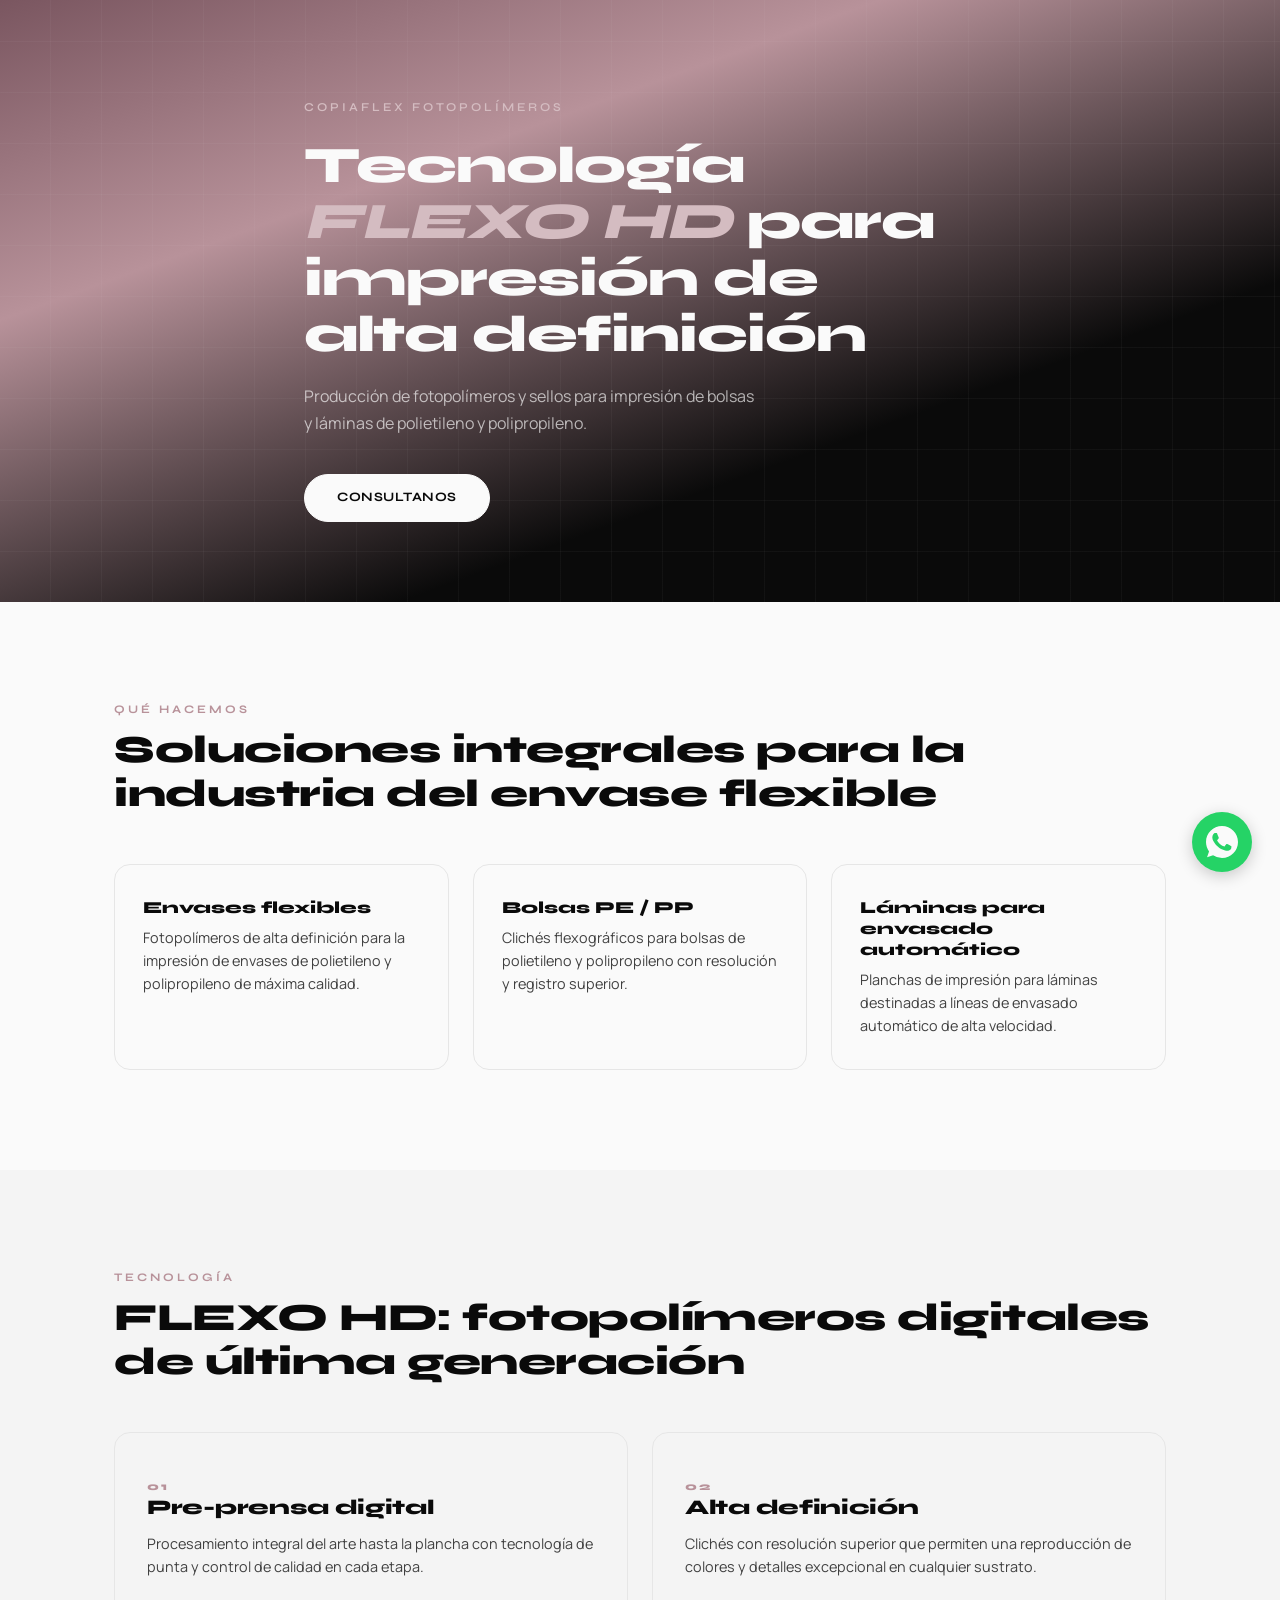
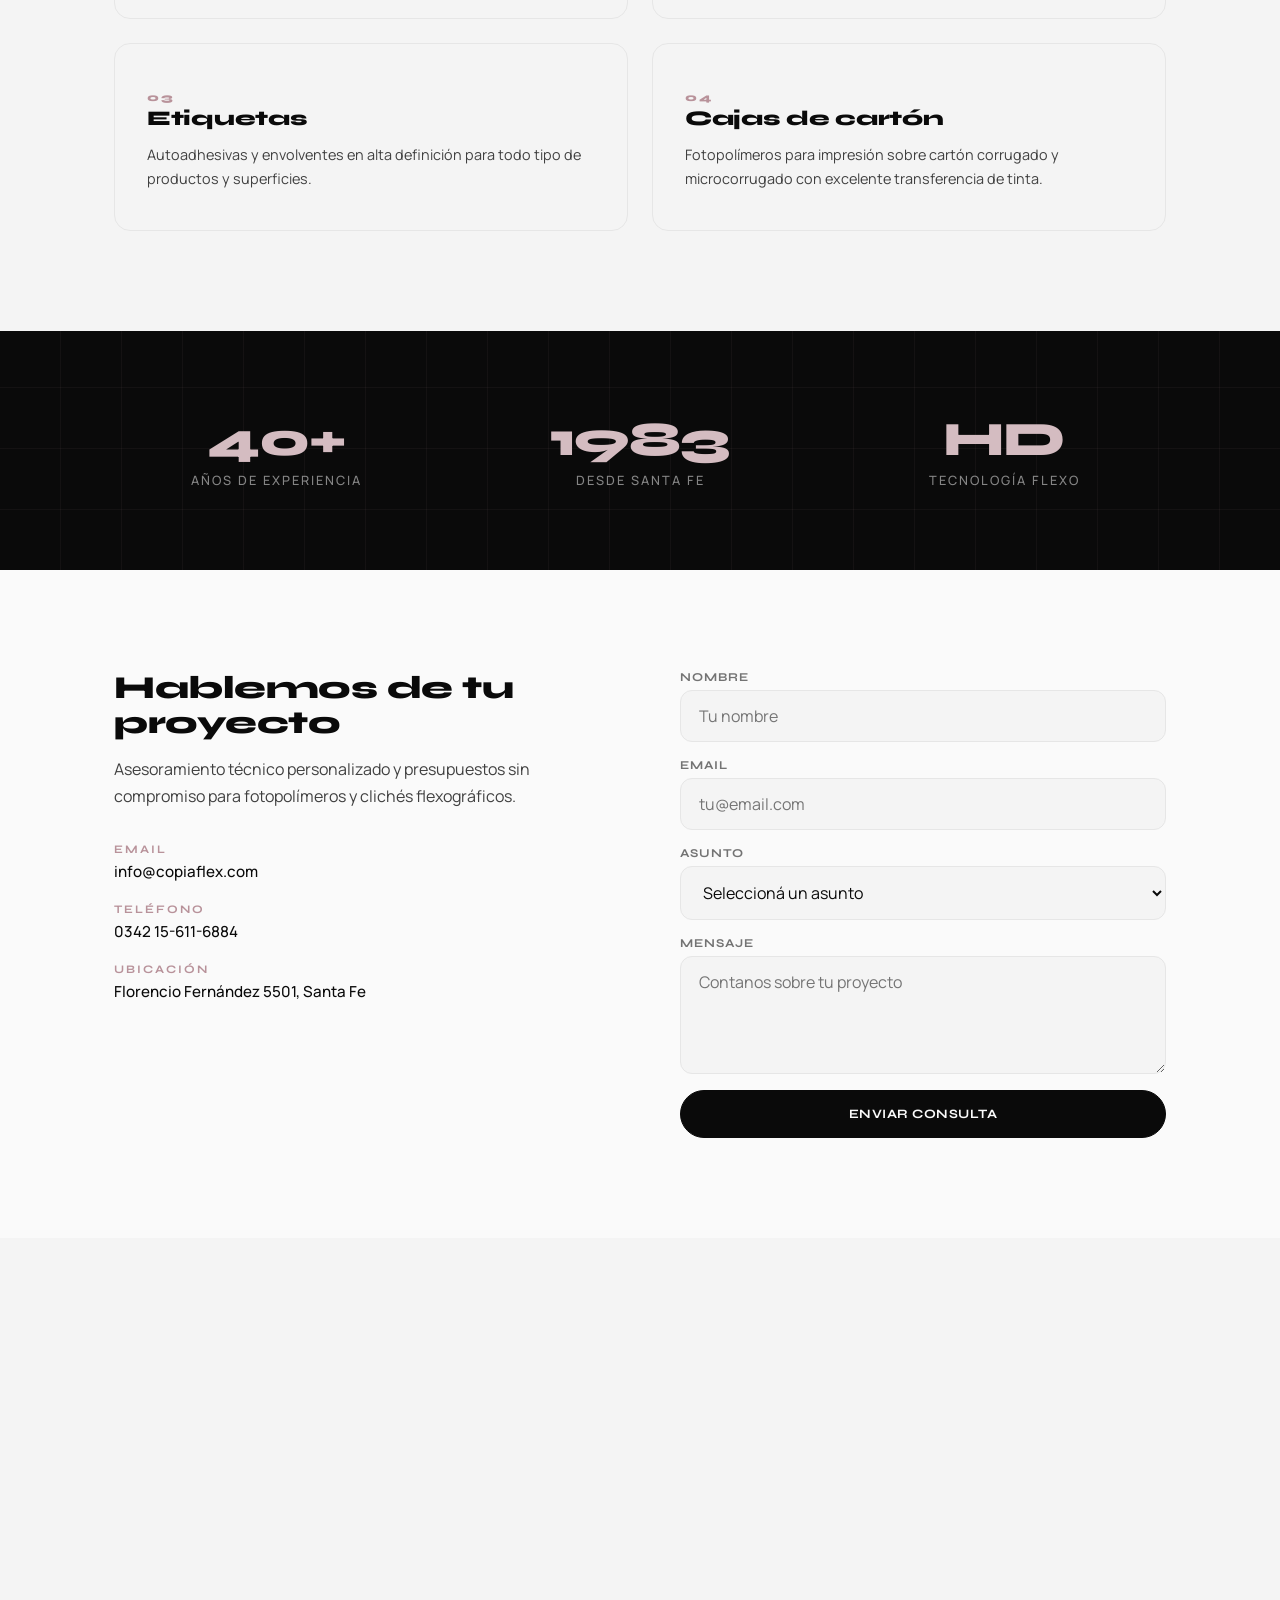
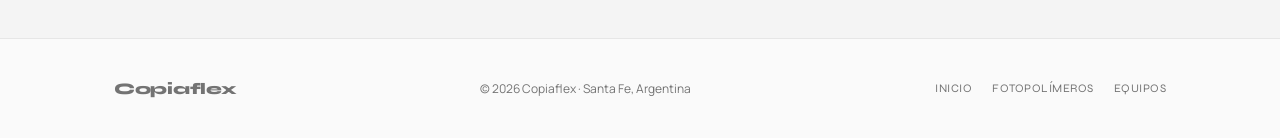
<file: fotopolimeros.html>
<!DOCTYPE html>
<html lang="es">
<head>
    <meta charset="UTF-8">
    <meta name="viewport" content="width=device-width, initial-scale=1.0">
    <title>Fotopolímeros - Copiaflex</title>
    <link rel="preconnect" href="https://fonts.googleapis.com">
    <link href="https://fonts.googleapis.com/css2?family=Syne:wght@400;600;700;800&family=Manrope:wght@300;400;500;600;700&display=swap" rel="stylesheet">
    <link rel="stylesheet" href="css/style.css">
</head>
<body>


<main id="main-content">

<!-- Hero -->
<section class="page-hero page-hero--rose">
    <div class="page-hero-mesh"></div>
    <div class="container page-hero-content">
        <p class="hero-label">Copiaflex Fotopolímeros</p>
        <h1>Tecnología <em>FLEXO HD</em> para impresión de alta definición</h1>
        <p class="hero-desc">Producción de fotopolímeros y sellos para impresión de bolsas y láminas de polietileno y polipropileno.</p>
        <a href="#contacto" class="btn btn--white">Consultanos</a>
    </div>
</section>

<!-- Qué hacemos -->
<section class="section">
    <div class="container">
        <div class="section-header">
            <p class="label">Qué hacemos</p>
            <h2>Soluciones integrales para la industria del envase flexible</h2>
        </div>
        <div class="feat-grid">
            <div class="feat-card">
                <h4>Envases flexibles</h4>
                <p>Fotopolímeros de alta definición para la impresión de envases de polietileno y polipropileno de máxima calidad.</p>
            </div>
            <div class="feat-card">
                <h4>Bolsas PE / PP</h4>
                <p>Clichés flexográficos para bolsas de polietileno y polipropileno con resolución y registro superior.</p>
            </div>
            <div class="feat-card">
                <h4>Láminas para envasado automático</h4>
                <p>Planchas de impresión para láminas destinadas a líneas de envasado automático de alta velocidad.</p>
            </div>
        </div>
    </div>
</section>

<!-- Tecnología -->
<section class="section section--gray">
    <div class="container">
        <div class="section-header">
            <p class="label">Tecnología</p>
            <h2>FLEXO HD: fotopolímeros digitales de última generación</h2>
        </div>
        <div class="product-grid">
            <div class="prod-card">
                <span class="prod-card-num">01</span>
                <h3>Pre-prensa digital</h3>
                <p>Procesamiento integral del arte hasta la plancha con tecnología de punta y control de calidad en cada etapa.</p>
            </div>
            <div class="prod-card">
                <span class="prod-card-num">02</span>
                <h3>Alta definición</h3>
                <p>Clichés con resolución superior que permiten una reproducción de colores y detalles excepcional en cualquier sustrato.</p>
            </div>
            <div class="prod-card">
                <span class="prod-card-num">03</span>
                <h3>Etiquetas</h3>
                <p>Autoadhesivas y envolventes en alta definición para todo tipo de productos y superficies.</p>
            </div>
            <div class="prod-card">
                <span class="prod-card-num">04</span>
                <h3>Cajas de cartón</h3>
                <p>Fotopolímeros para impresión sobre cartón corrugado y microcorrugado con excelente transferencia de tinta.</p>
            </div>
        </div>
    </div>
</section>

<!-- Cifras -->
<section class="cifras">
    <div class="cifras-mesh"></div>
    <div class="container cifras-grid">
        <div>
            <span class="cifra-n">40+</span>
            <span class="cifra-t">Años de experiencia</span>
        </div>
        <div>
            <span class="cifra-n">1983</span>
            <span class="cifra-t">Desde Santa Fe</span>
        </div>
        <div>
            <span class="cifra-n">HD</span>
            <span class="cifra-t">Tecnología FLEXO</span>
        </div>
    </div>
</section>

<!-- Contacto -->
<section class="contacto-box" id="contacto">
    <div class="container contacto-grid">
        <div class="contacto-info">
            <h2>Hablemos de tu proyecto</h2>
            <p>Asesoramiento técnico personalizado y presupuestos sin compromiso para fotopolímeros y clichés flexográficos.</p>
            <div class="contacto-datos">
                <div>
                    <span class="contacto-dato-label">Email</span>
                    <span class="contacto-dato-value">info@copiaflex.com</span>
                </div>
                <div>
                    <span class="contacto-dato-label">Teléfono</span>
                    <span class="contacto-dato-value">0342 15-611-6884</span>
                </div>
                <div>
                    <span class="contacto-dato-label">Ubicación</span>
                    <span class="contacto-dato-value">Florencio Fernández 5501, Santa Fe</span>
                </div>
            </div>
        </div>
        <form class="contacto-form">
            <div class="form-group">
                <label for="nombre">Nombre</label>
                <input type="text" id="nombre" placeholder="Tu nombre" required>
            </div>
            <div class="form-group">
                <label for="email">Email</label>
                <input type="email" id="email" placeholder="tu@email.com" required>
            </div>
            <div class="form-group">
                <label for="asunto">Asunto</label>
                <select id="asunto">
                    <option value="">Seleccioná un asunto</option>
                    <option>Fotopolímeros</option>
                    <option>Clichés flexográficos</option>
                    <option>Presupuesto</option>
                    <option>Otro</option>
                </select>
            </div>
            <div class="form-group">
                <label for="mensaje">Mensaje</label>
                <textarea id="mensaje" rows="4" placeholder="Contanos sobre tu proyecto" required></textarea>
            </div>
            <button type="submit" class="btn btn--full">Enviar consulta</button>
        </form>
    </div>
</section>

<!-- Mapa -->
<section class="mapa-section">
    <div class="mapa-wrap">
        <iframe
            src="https://www.google.com/maps/embed?pb=!1m18!1m12!1m3!1d3397.5!2d-60.7255497!3d-31.5765011!2m3!1f0!2f0!3f0!3m2!1i1024!2i768!4f13.1!3m3!1m2!1s0x95b50654998f842d%3A0xd26abeba8a44d242!2sCopiaflex%20Fotopolimeros!5e0!3m2!1ses-419!2sar!4v1698500000000!5m2!1ses-419!2sar"
            width="100%" height="400" style="border:0;" allowfullscreen="" loading="lazy"
            referrerpolicy="no-referrer-when-downgrade"
            title="Ubicación de Copiaflex en Santa Fe, Argentina">
        </iframe>
    </div>
</section>

</main>

<!-- Footer -->
<footer class="foot">
    <div class="container foot-inner">
        <span class="foot-logo-text">Copiaflex</span>
        <p>&copy; 2026 Copiaflex &middot; Santa Fe, Argentina</p>
        <div class="foot-links">
            <a href="index.html">Inicio</a>
            <a href="fotopolimeros.html">Fotopolímeros</a>
            <a href="equipos.html">Equipos</a>
        </div>
    </div>
</footer>

<!-- WhatsApp Float -->
<a href="https://wa.me/5493426116884" target="_blank" rel="noopener noreferrer" class="wa-float" aria-label="Contactar por WhatsApp">
    <svg viewBox="0 0 32 32" xmlns="http://www.w3.org/2000/svg"><path d="M16.004 0h-.008C7.174 0 0 7.176 0 16.004c0 3.5 1.128 6.744 3.046 9.378L1.054 31.2l6.012-1.932A15.907 15.907 0 0016.004 32C24.826 32 32 24.826 32 16.004 32 7.176 24.826 0 16.004 0zm9.302 22.602c-.392 1.106-2.298 2.116-3.202 2.194-.82.072-1.856.104-2.996-.19a27.298 27.298 0 01-2.716-1.004c-4.784-2.066-7.908-6.902-8.15-7.222-.234-.32-1.916-2.548-1.916-4.862 0-2.312 1.214-3.45 1.644-3.922.43-.472.94-.59 1.254-.59.312 0 .626.002.898.016.29.014.676-.11 1.058.806.392.944 1.332 3.258 1.45 3.494.116.236.194.512.04.826-.156.312-.234.508-.468.784-.234.274-.494.614-.704.824-.234.234-.478.49-.206.96.274.472 1.216 2.006 2.61 3.25 1.792 1.6 3.304 2.096 3.774 2.332.472.234.746.196 1.02-.118.274-.314 1.176-1.372 1.49-1.842.312-.472.626-.39 1.058-.234.43.156 2.744 1.294 3.214 1.53.472.234.784.352.9.548.116.194.116 1.144-.274 2.25z"/></svg>
</a>

</body>
</html>
</file>
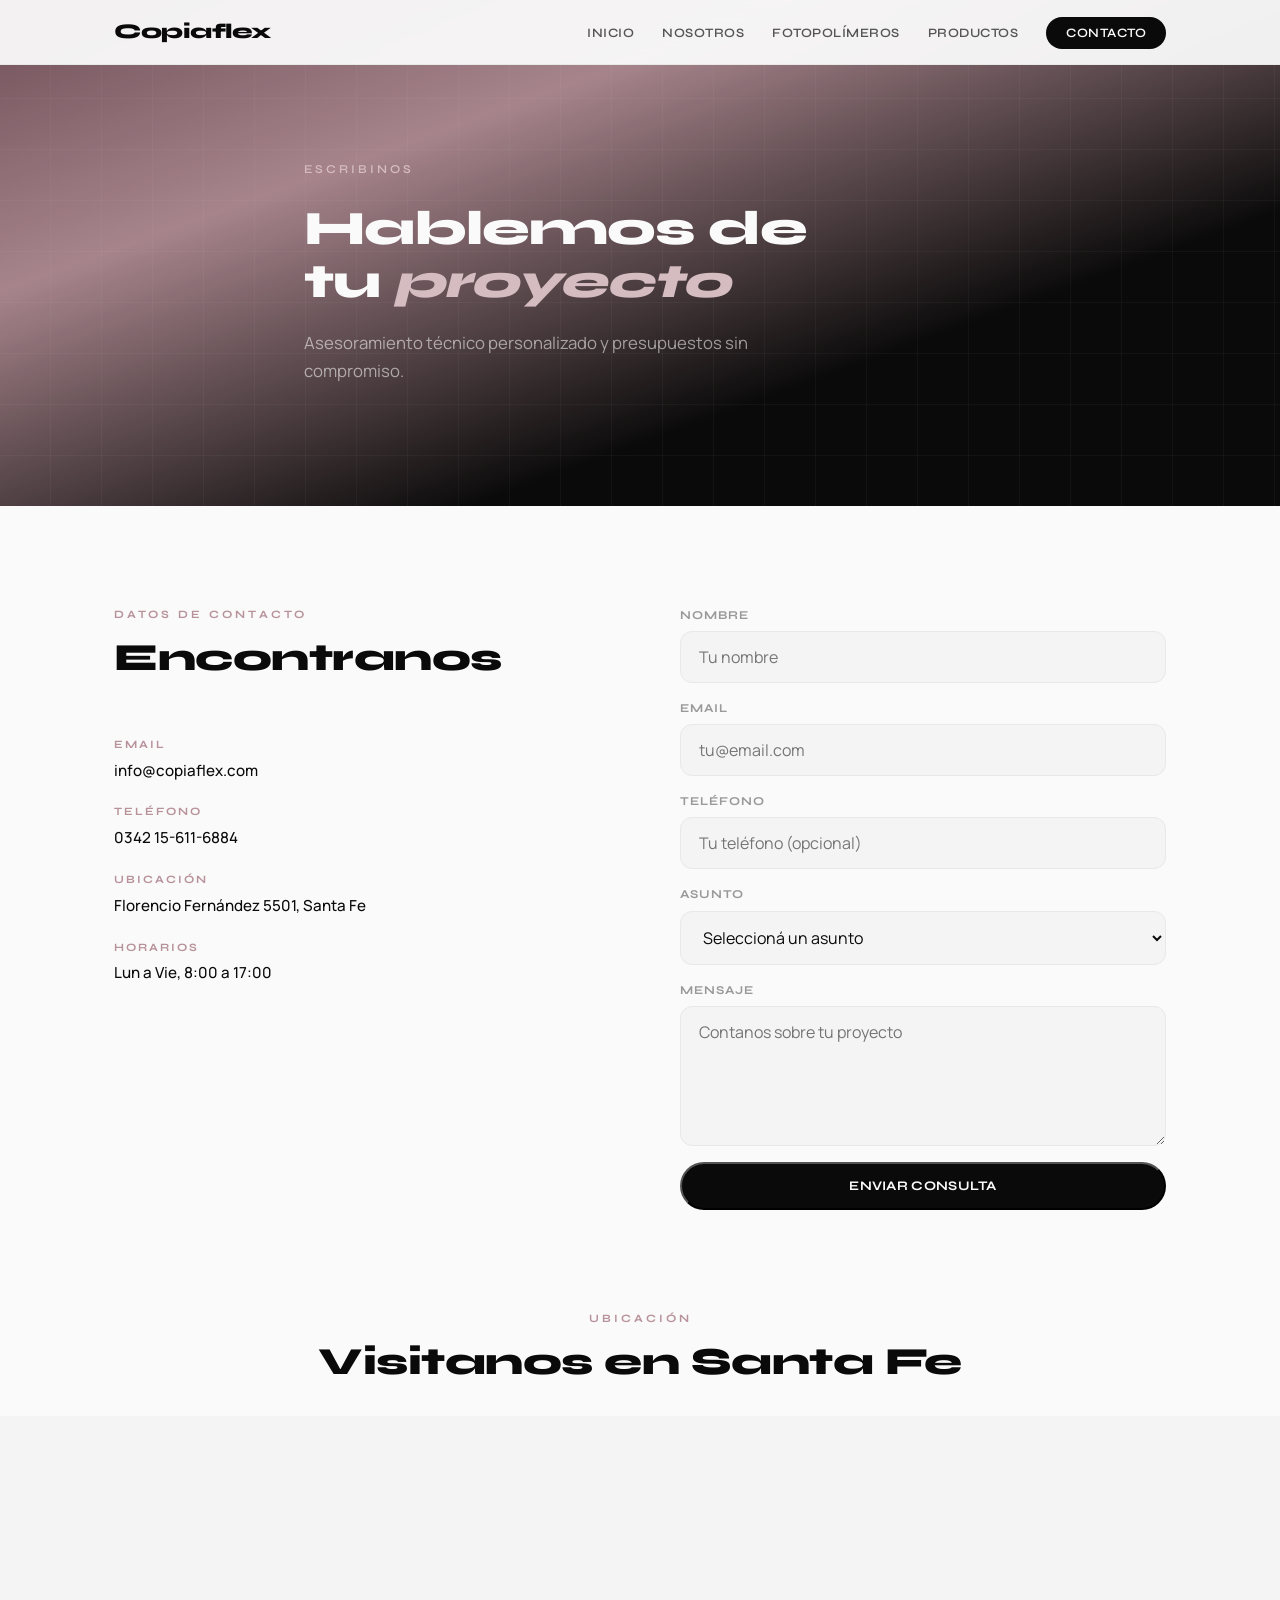
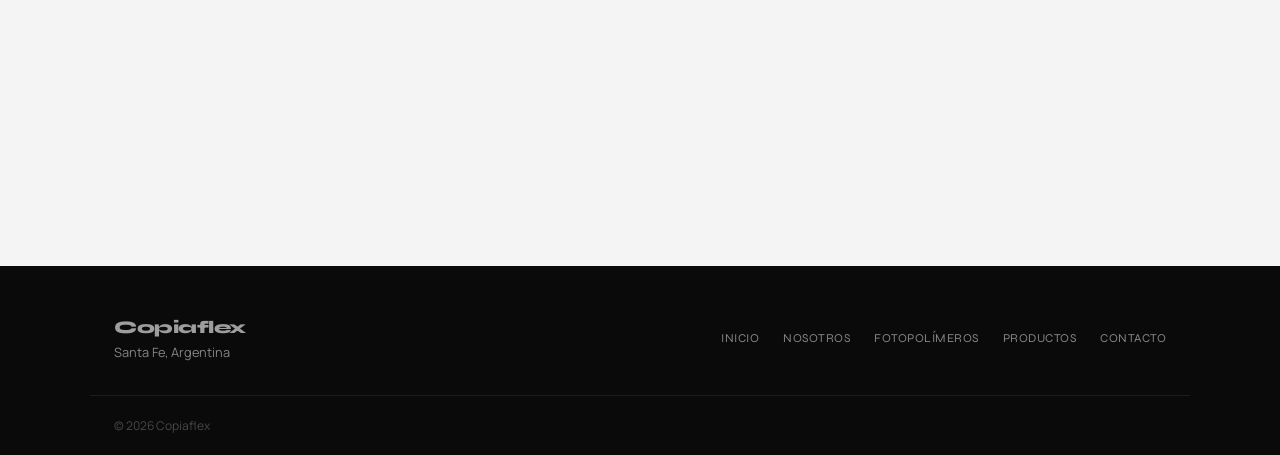
<file: v1/contacto.html>
<!DOCTYPE html>
<html lang="es">
<head>
    <meta charset="UTF-8">
    <meta name="viewport" content="width=device-width, initial-scale=1.0">
    <title>Contacto - Copiaflex</title>
    <link rel="icon" type="image/svg+xml" href="favicon.svg">
    <link rel="preconnect" href="https://fonts.googleapis.com">
    <link href="https://fonts.googleapis.com/css2?family=Syne:wght@400;600;700;800&family=Manrope:wght@300;400;500;600;700&display=swap" rel="stylesheet">
    <link rel="stylesheet" href="css/style.css">
</head>
<body>

<header class="header">
    <div class="container header-inner">
        <a href="index.html" class="logo">
            <span class="logo-text">Copiaflex</span>
        </a>
        <nav class="nav">
            <button class="nav-toggle" aria-label="Menú"><span></span><span></span></button>
            <ul class="nav-list">
                <li><a href="index.html">Inicio</a></li>
                <li><a href="nosotros.html">Nosotros</a></li>
                <li><a href="fotopolimeros.html">Fotopolímeros</a></li>
                <li><a href="productos.html">Productos</a></li>
                <li><a href="contacto.html" class="nav-cta active">Contacto</a></li>
            </ul>
        </nav>
    </div>
</header>

<!-- Page Hero -->
<section class="page-hero">
    <div class="page-hero-mesh"></div>
    <div class="container page-hero-content">
        <p class="hero-label">Escribinos</p>
        <h1>Hablemos de<br>tu <span class="hero-em">proyecto</span></h1>
        <p class="hero-desc">Asesoramiento técnico personalizado y presupuestos sin compromiso.</p>
    </div>
</section>

<!-- Contacto -->
<section class="contacto-section">
    <div class="container contacto-grid">
        <div class="contacto-info">
            <div class="section-header">
                <p class="label">Datos de contacto</p>
                <h2>Encontranos</h2>
            </div>
            <div class="contacto-datos">
                <div class="contacto-dato">
                    <span class="contacto-dato-label">Email</span>
                    <span class="contacto-dato-value">info@copiaflex.com</span>
                </div>
                <div class="contacto-dato">
                    <span class="contacto-dato-label">Teléfono</span>
                    <span class="contacto-dato-value">0342 15-611-6884</span>
                </div>
                <div class="contacto-dato">
                    <span class="contacto-dato-label">Ubicación</span>
                    <span class="contacto-dato-value">Florencio Fernández 5501, Santa Fe</span>
                </div>
                <div class="contacto-dato">
                    <span class="contacto-dato-label">Horarios</span>
                    <span class="contacto-dato-value">Lun a Vie, 8:00 a 17:00</span>
                </div>
            </div>
        </div>
        <div class="contacto-form-wrap">
            <form class="contacto-form">
                <div class="form-group">
                    <label for="nombre">Nombre</label>
                    <input type="text" id="nombre" placeholder="Tu nombre" required>
                </div>
                <div class="form-group">
                    <label for="email">Email</label>
                    <input type="email" id="email" placeholder="tu@email.com" required>
                </div>
                <div class="form-group">
                    <label for="telefono">Teléfono</label>
                    <input type="tel" id="telefono" placeholder="Tu teléfono (opcional)">
                </div>
                <div class="form-group">
                    <label for="asunto">Asunto</label>
                    <select id="asunto">
                        <option value="">Seleccioná un asunto</option>
                        <option>Fotopolímeros</option>
                        <option>Selladoras / Equipamiento</option>
                        <option>Presupuesto</option>
                        <option>Asistencia técnica</option>
                        <option>Otro</option>
                    </select>
                </div>
                <div class="form-group">
                    <label for="mensaje">Mensaje</label>
                    <textarea id="mensaje" rows="5" placeholder="Contanos sobre tu proyecto" required></textarea>
                </div>
                <button type="submit" class="btn" style="width:100%; text-align:center;">Enviar consulta</button>
            </form>
        </div>
    </div>
</section>

<!-- Mapa -->
<section class="mapa-section">
    <div class="container">
        <div class="section-header" style="text-align:center; margin-bottom:32px;">
            <p class="label">Ubicación</p>
            <h2>Visitanos en Santa Fe</h2>
        </div>
    </div>
    <div class="mapa-wrap">
        <iframe
            src="https://www.google.com/maps/embed?pb=!1m18!1m12!1m3!1d3397.5!2d-60.7255497!3d-31.5765011!2m3!1f0!2f0!3f0!3m2!1i1024!2i768!4f13.1!3m3!1m2!1s0x95b50654998f842d%3A0xd26abeba8a44d242!2sCopiaflex%20Fotopolimeros!5e0!3m2!1ses-419!2sar!4v1698500000000!5m2!1ses-419!2sar"
            width="100%"
            height="450"
            style="border:0;"
            allowfullscreen=""
            loading="lazy"
            referrerpolicy="no-referrer-when-downgrade"
            title="Ubicación de Copiaflex en Santa Fe, Argentina">
        </iframe>
    </div>
</section>

<!-- Footer -->
<footer class="footer">
    <div class="container footer-inner">
        <div class="footer-left">
            <span class="logo-text footer-logo-text">Copiaflex</span>
            <p>Santa Fe, Argentina</p>
        </div>
        <div class="footer-right">
            <a href="index.html">Inicio</a>
            <a href="nosotros.html">Nosotros</a>
            <a href="fotopolimeros.html">Fotopolímeros</a>
            <a href="productos.html">Productos</a>
            <a href="contacto.html">Contacto</a>
        </div>
    </div>
    <div class="footer-bottom">
        <div class="container">
            <p>&copy; 2026 Copiaflex</p>
        </div>
    </div>
</footer>

<script>
document.querySelector('.nav-toggle').addEventListener('click', function() {
    document.querySelector('.nav-list').classList.toggle('open');
});
</script>
</body>
</html>
</file>
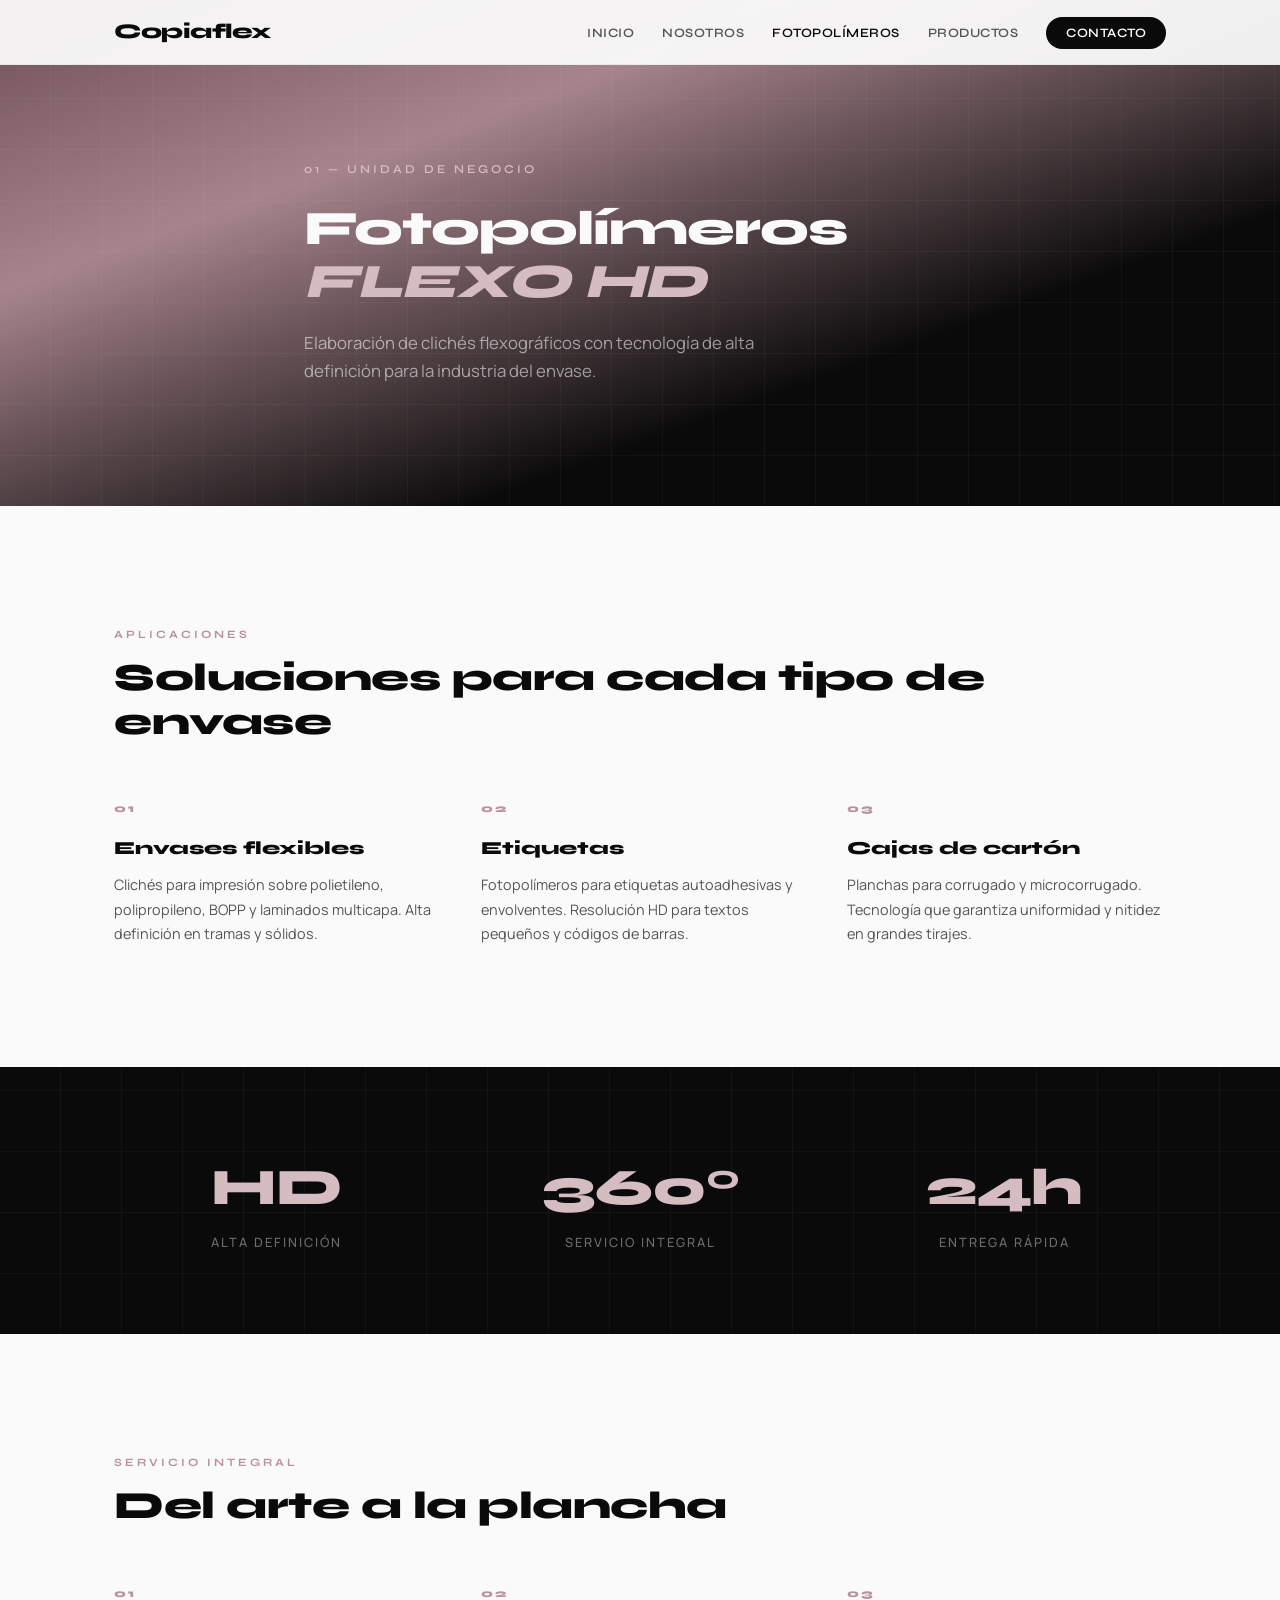
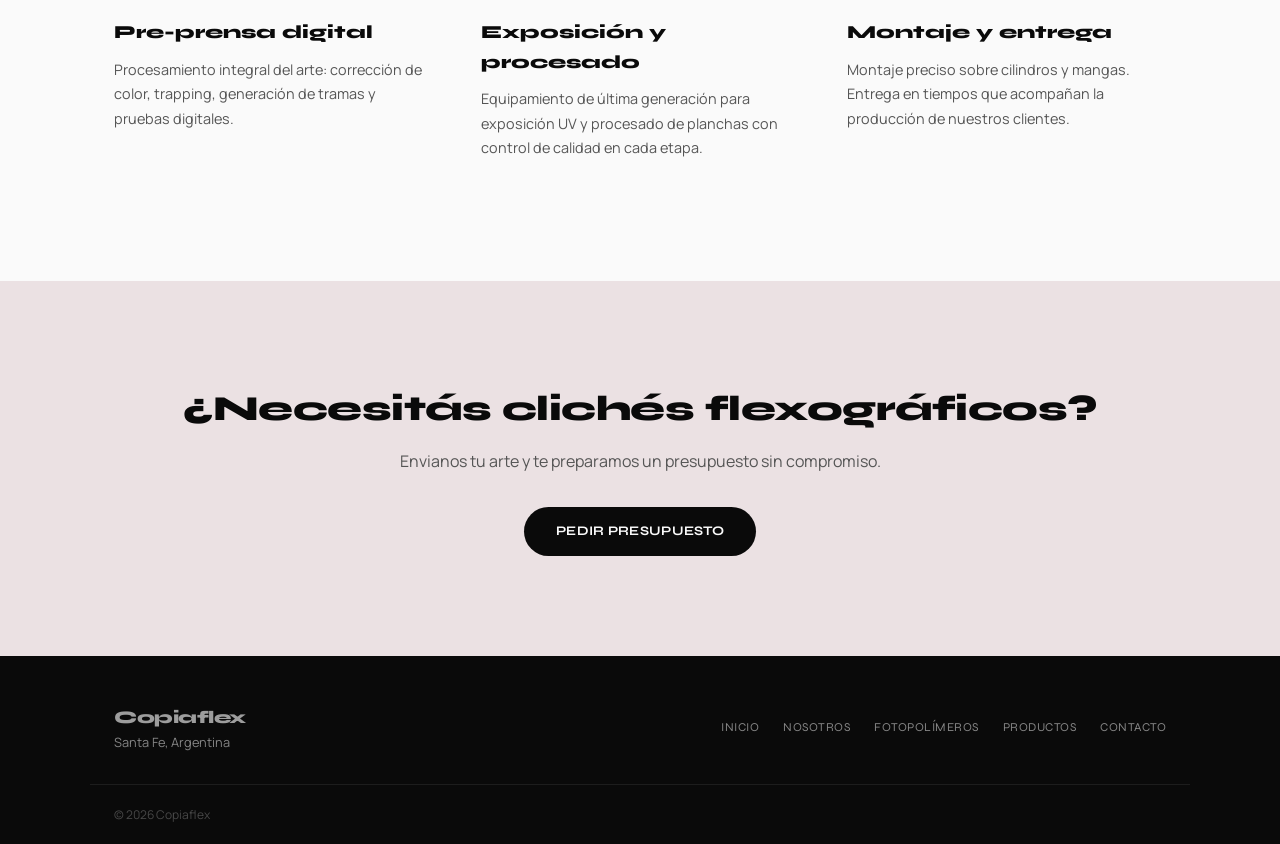
<file: v1/fotopolimeros.html>
<!DOCTYPE html>
<html lang="es">
<head>
    <meta charset="UTF-8">
    <meta name="viewport" content="width=device-width, initial-scale=1.0">
    <title>Fotopolímeros - Copiaflex</title>
    <link rel="icon" type="image/svg+xml" href="favicon.svg">
    <link rel="preconnect" href="https://fonts.googleapis.com">
    <link href="https://fonts.googleapis.com/css2?family=Syne:wght@400;600;700;800&family=Manrope:wght@300;400;500;600;700&display=swap" rel="stylesheet">
    <link rel="stylesheet" href="css/style.css">
</head>
<body>

<header class="header">
    <div class="container header-inner">
        <a href="index.html" class="logo">
            <span class="logo-text">Copiaflex</span>
        </a>
        <nav class="nav">
            <button class="nav-toggle" aria-label="Menú"><span></span><span></span></button>
            <ul class="nav-list">
                <li><a href="index.html">Inicio</a></li>
                <li><a href="nosotros.html">Nosotros</a></li>
                <li><a href="fotopolimeros.html" class="active">Fotopolímeros</a></li>
                <li><a href="productos.html">Productos</a></li>
                <li><a href="contacto.html" class="nav-cta">Contacto</a></li>
            </ul>
        </nav>
    </div>
</header>

<!-- Page Hero -->
<section class="page-hero">
    <div class="page-hero-mesh"></div>
    <div class="container page-hero-content">
        <p class="hero-label">01 — Unidad de negocio</p>
        <h1>Fotopolímeros<br><span class="hero-em">FLEXO HD</span></h1>
        <p class="hero-desc">Elaboración de clichés flexográficos con tecnología de alta definición para la industria del envase.</p>
    </div>
</section>

<!-- Aplicaciones -->
<section class="porque">
    <div class="container">
        <div class="section-header">
            <p class="label">Aplicaciones</p>
            <h2>Soluciones para cada tipo de envase</h2>
        </div>
        <div class="porque-grid">
            <div class="porque-item">
                <span class="porque-num">01</span>
                <h4>Envases flexibles</h4>
                <p>Clichés para impresión sobre polietileno, polipropileno, BOPP y laminados multicapa. Alta definición en tramas y sólidos.</p>
            </div>
            <div class="porque-item">
                <span class="porque-num">02</span>
                <h4>Etiquetas</h4>
                <p>Fotopolímeros para etiquetas autoadhesivas y envolventes. Resolución HD para textos pequeños y códigos de barras.</p>
            </div>
            <div class="porque-item">
                <span class="porque-num">03</span>
                <h4>Cajas de cartón</h4>
                <p>Planchas para corrugado y microcorrugado. Tecnología que garantiza uniformidad y nitidez en grandes tirajes.</p>
            </div>
        </div>
    </div>
</section>

<!-- Proceso -->
<section class="cifras">
    <div class="cifras-mesh"></div>
    <div class="container cifras-grid">
        <div class="cifra">
            <span class="cifra-n">HD</span>
            <span class="cifra-t">alta definición</span>
        </div>
        <div class="cifra">
            <span class="cifra-n">360°</span>
            <span class="cifra-t">servicio integral</span>
        </div>
        <div class="cifra">
            <span class="cifra-n">24h</span>
            <span class="cifra-t">entrega rápida</span>
        </div>
    </div>
</section>

<!-- Servicios incluidos -->
<section class="porque">
    <div class="container">
        <div class="section-header">
            <p class="label">Servicio integral</p>
            <h2>Del arte a la plancha</h2>
        </div>
        <div class="porque-grid">
            <div class="porque-item">
                <span class="porque-num">01</span>
                <h4>Pre-prensa digital</h4>
                <p>Procesamiento integral del arte: corrección de color, trapping, generación de tramas y pruebas digitales.</p>
            </div>
            <div class="porque-item">
                <span class="porque-num">02</span>
                <h4>Exposición y procesado</h4>
                <p>Equipamiento de última generación para exposición UV y procesado de planchas con control de calidad en cada etapa.</p>
            </div>
            <div class="porque-item">
                <span class="porque-num">03</span>
                <h4>Montaje y entrega</h4>
                <p>Montaje preciso sobre cilindros y mangas. Entrega en tiempos que acompañan la producción de nuestros clientes.</p>
            </div>
        </div>
    </div>
</section>

<!-- CTA -->
<section class="cta">
    <div class="container cta-inner">
        <h2>¿Necesitás clichés flexográficos?</h2>
        <p>Envianos tu arte y te preparamos un presupuesto sin compromiso.</p>
        <a href="contacto.html" class="btn btn--dark">Pedir presupuesto</a>
    </div>
</section>

<!-- Footer -->
<footer class="footer">
    <div class="container footer-inner">
        <div class="footer-left">
            <span class="logo-text footer-logo-text">Copiaflex</span>
            <p>Santa Fe, Argentina</p>
        </div>
        <div class="footer-right">
            <a href="index.html">Inicio</a>
            <a href="nosotros.html">Nosotros</a>
            <a href="fotopolimeros.html">Fotopolímeros</a>
            <a href="productos.html">Productos</a>
            <a href="contacto.html">Contacto</a>
        </div>
    </div>
    <div class="footer-bottom">
        <div class="container">
            <p>&copy; 2026 Copiaflex</p>
        </div>
    </div>
</footer>

<script>
document.querySelector('.nav-toggle').addEventListener('click', function() {
    document.querySelector('.nav-list').classList.toggle('open');
});
</script>
</body>
</html>
</file>
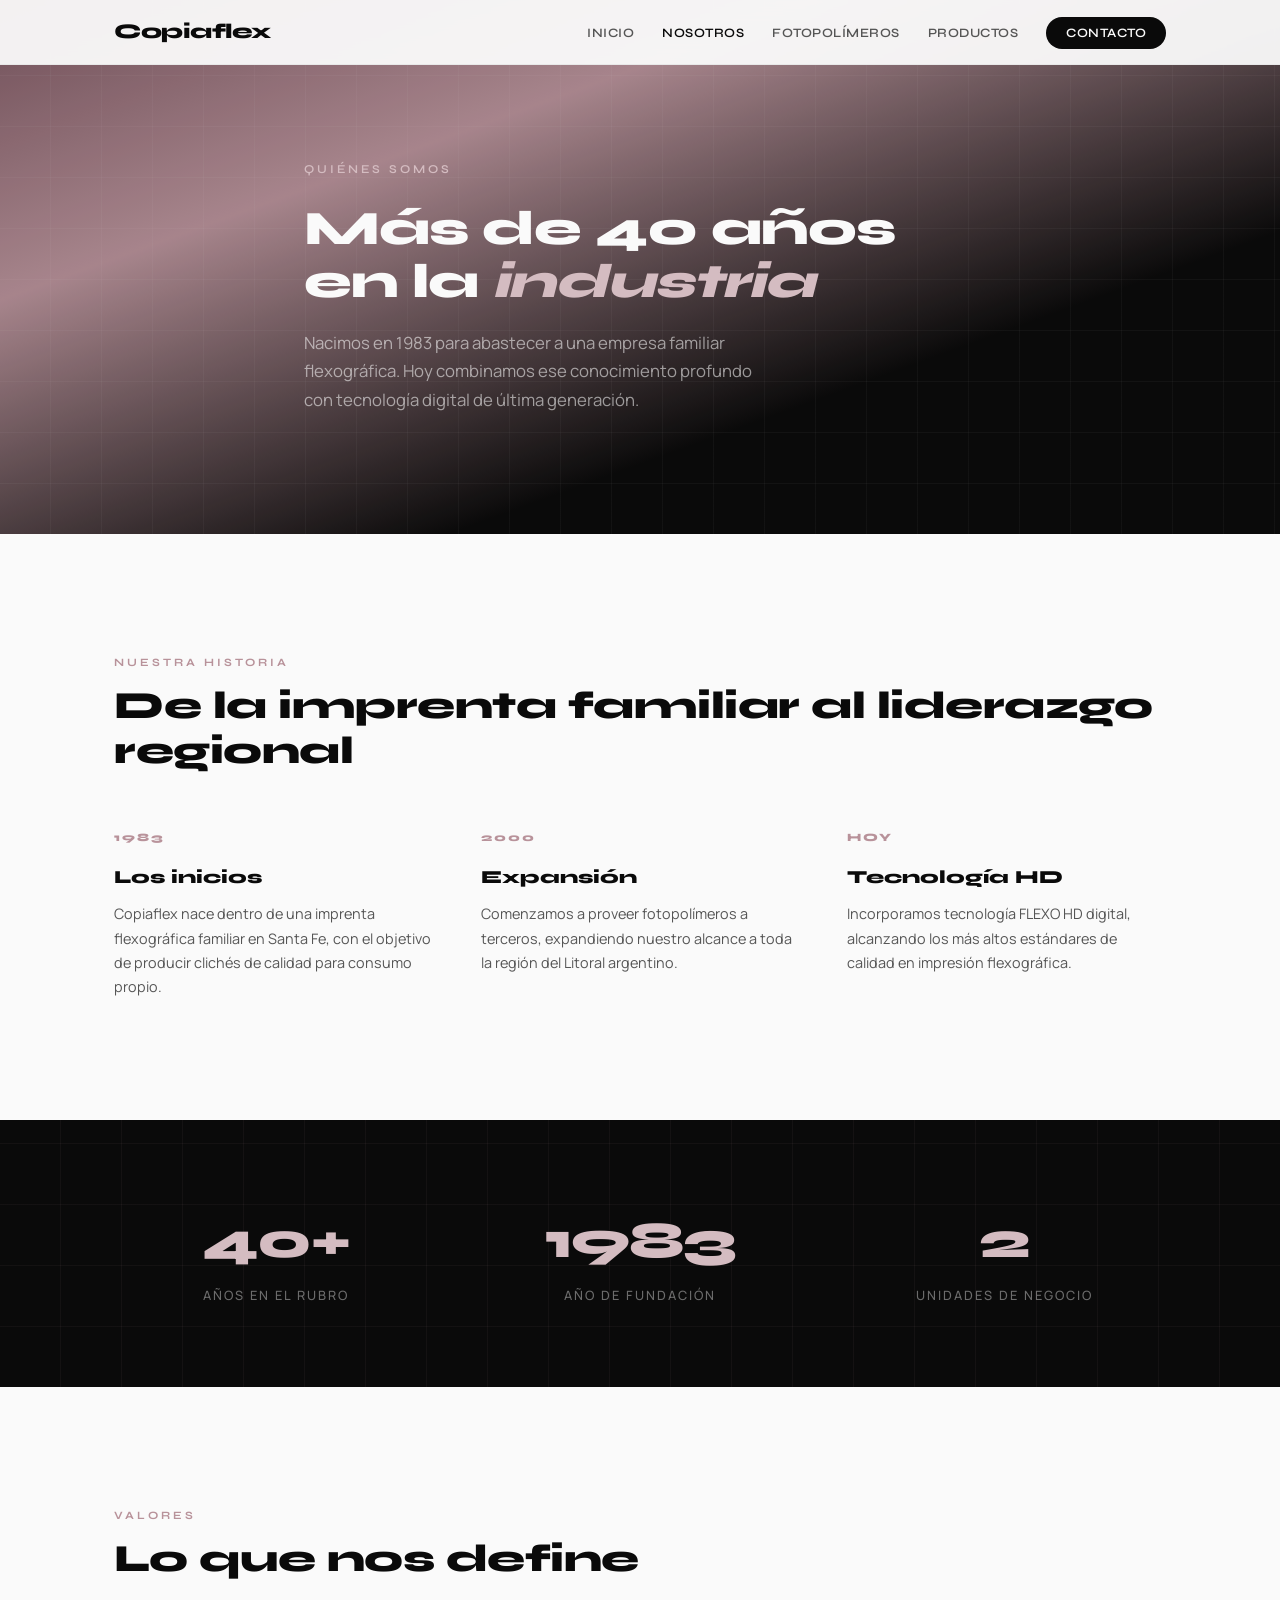
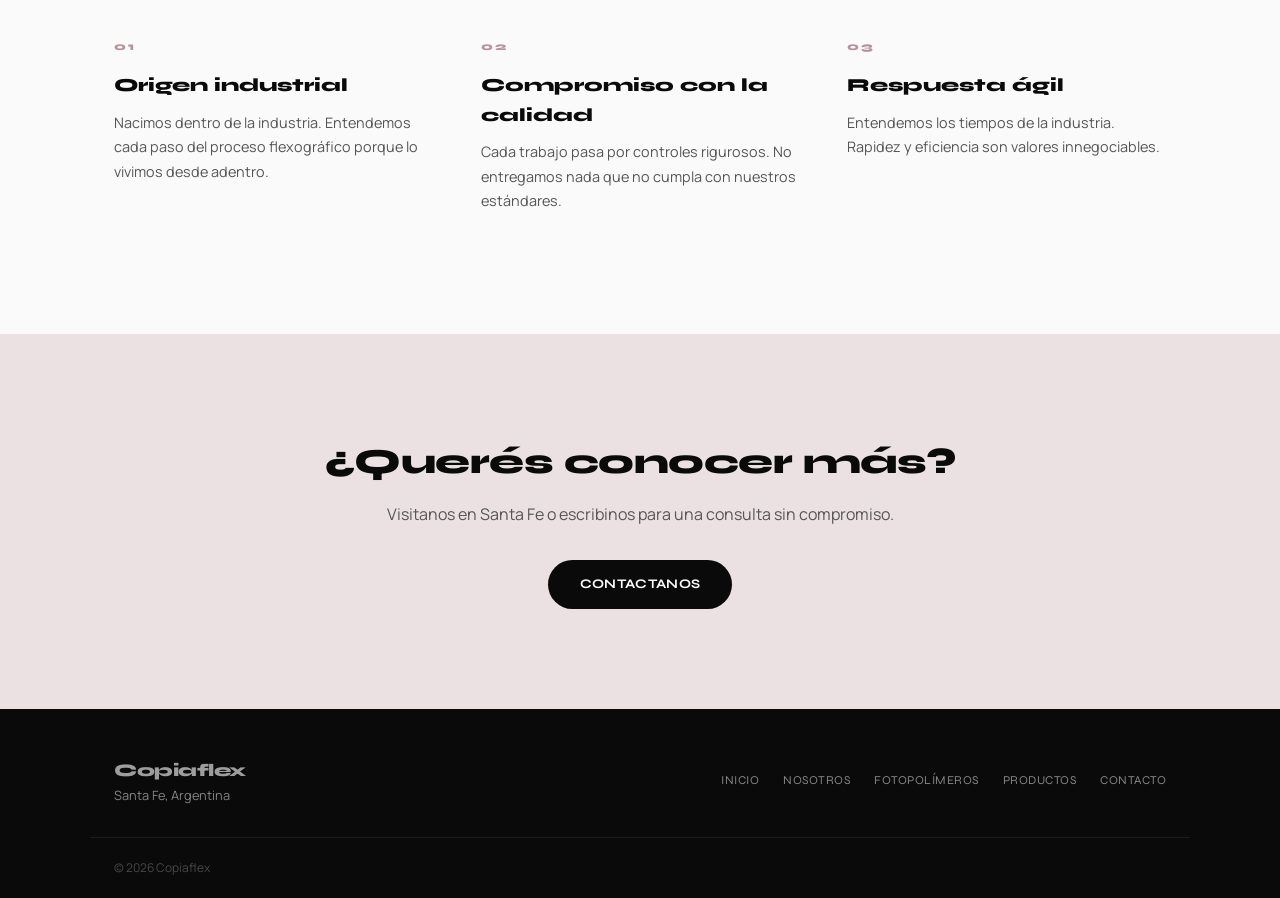
<file: v1/nosotros.html>
<!DOCTYPE html>
<html lang="es">
<head>
    <meta charset="UTF-8">
    <meta name="viewport" content="width=device-width, initial-scale=1.0">
    <title>Nosotros - Copiaflex</title>
    <link rel="icon" type="image/svg+xml" href="favicon.svg">
    <link rel="preconnect" href="https://fonts.googleapis.com">
    <link href="https://fonts.googleapis.com/css2?family=Syne:wght@400;600;700;800&family=Manrope:wght@300;400;500;600;700&display=swap" rel="stylesheet">
    <link rel="stylesheet" href="css/style.css">
</head>
<body>

<header class="header">
    <div class="container header-inner">
        <a href="index.html" class="logo">
            <span class="logo-text">Copiaflex</span>
        </a>
        <nav class="nav">
            <button class="nav-toggle" aria-label="Menú"><span></span><span></span></button>
            <ul class="nav-list">
                <li><a href="index.html">Inicio</a></li>
                <li><a href="nosotros.html" class="active">Nosotros</a></li>
                <li><a href="fotopolimeros.html">Fotopolímeros</a></li>
                <li><a href="productos.html">Productos</a></li>
                <li><a href="contacto.html" class="nav-cta">Contacto</a></li>
            </ul>
        </nav>
    </div>
</header>

<!-- Page Hero -->
<section class="page-hero">
    <div class="page-hero-mesh"></div>
    <div class="container page-hero-content">
        <p class="hero-label">Quiénes somos</p>
        <h1>Más de 40 años<br>en la <span class="hero-em">industria</span></h1>
        <p class="hero-desc">Nacimos en 1983 para abastecer a una empresa familiar flexográfica. Hoy combinamos ese conocimiento profundo con tecnología digital de última generación.</p>
    </div>
</section>

<!-- Historia -->
<section class="porque">
    <div class="container">
        <div class="section-header">
            <p class="label">Nuestra historia</p>
            <h2>De la imprenta familiar al liderazgo regional</h2>
        </div>
        <div class="porque-grid">
            <div class="porque-item">
                <span class="porque-num">1983</span>
                <h4>Los inicios</h4>
                <p>Copiaflex nace dentro de una imprenta flexográfica familiar en Santa Fe, con el objetivo de producir clichés de calidad para consumo propio.</p>
            </div>
            <div class="porque-item">
                <span class="porque-num">2000</span>
                <h4>Expansión</h4>
                <p>Comenzamos a proveer fotopolímeros a terceros, expandiendo nuestro alcance a toda la región del Litoral argentino.</p>
            </div>
            <div class="porque-item">
                <span class="porque-num">HOY</span>
                <h4>Tecnología HD</h4>
                <p>Incorporamos tecnología FLEXO HD digital, alcanzando los más altos estándares de calidad en impresión flexográfica.</p>
            </div>
        </div>
    </div>
</section>

<!-- Cifras -->
<section class="cifras">
    <div class="cifras-mesh"></div>
    <div class="container cifras-grid">
        <div class="cifra">
            <span class="cifra-n">40+</span>
            <span class="cifra-t">años en el rubro</span>
        </div>
        <div class="cifra">
            <span class="cifra-n">1983</span>
            <span class="cifra-t">año de fundación</span>
        </div>
        <div class="cifra">
            <span class="cifra-n">2</span>
            <span class="cifra-t">unidades de negocio</span>
        </div>
    </div>
</section>

<!-- Valores -->
<section class="porque">
    <div class="container">
        <div class="section-header">
            <p class="label">Valores</p>
            <h2>Lo que nos define</h2>
        </div>
        <div class="porque-grid">
            <div class="porque-item">
                <span class="porque-num">01</span>
                <h4>Origen industrial</h4>
                <p>Nacimos dentro de la industria. Entendemos cada paso del proceso flexográfico porque lo vivimos desde adentro.</p>
            </div>
            <div class="porque-item">
                <span class="porque-num">02</span>
                <h4>Compromiso con la calidad</h4>
                <p>Cada trabajo pasa por controles rigurosos. No entregamos nada que no cumpla con nuestros estándares.</p>
            </div>
            <div class="porque-item">
                <span class="porque-num">03</span>
                <h4>Respuesta ágil</h4>
                <p>Entendemos los tiempos de la industria. Rapidez y eficiencia son valores innegociables.</p>
            </div>
        </div>
    </div>
</section>

<!-- CTA -->
<section class="cta">
    <div class="container cta-inner">
        <h2>¿Querés conocer más?</h2>
        <p>Visitanos en Santa Fe o escribinos para una consulta sin compromiso.</p>
        <a href="contacto.html" class="btn btn--dark">Contactanos</a>
    </div>
</section>

<!-- Footer -->
<footer class="footer">
    <div class="container footer-inner">
        <div class="footer-left">
            <span class="logo-text footer-logo-text">Copiaflex</span>
            <p>Santa Fe, Argentina</p>
        </div>
        <div class="footer-right">
            <a href="index.html">Inicio</a>
            <a href="nosotros.html">Nosotros</a>
            <a href="fotopolimeros.html">Fotopolímeros</a>
            <a href="productos.html">Productos</a>
            <a href="contacto.html">Contacto</a>
        </div>
    </div>
    <div class="footer-bottom">
        <div class="container">
            <p>&copy; 2026 Copiaflex</p>
        </div>
    </div>
</footer>

<script>
document.querySelector('.nav-toggle').addEventListener('click', function() {
    document.querySelector('.nav-list').classList.toggle('open');
});
</script>
</body>
</html>
</file>
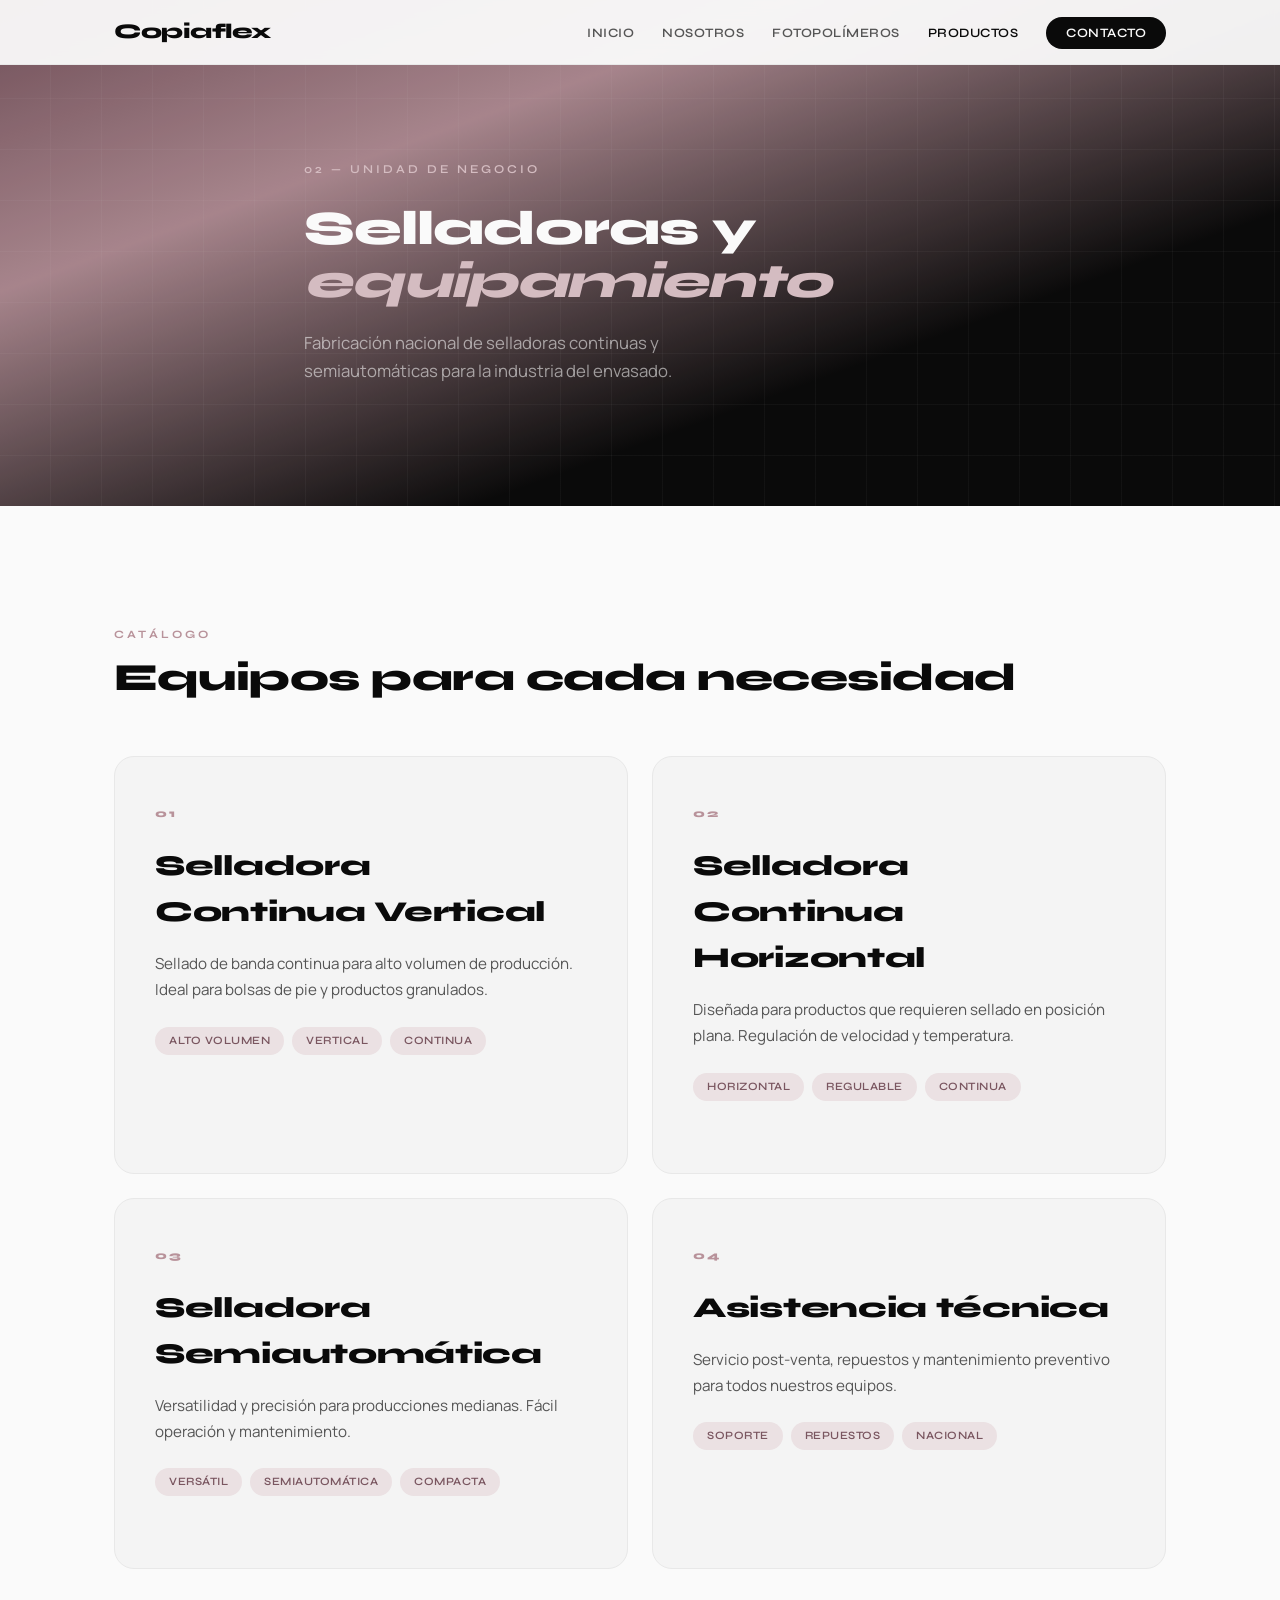
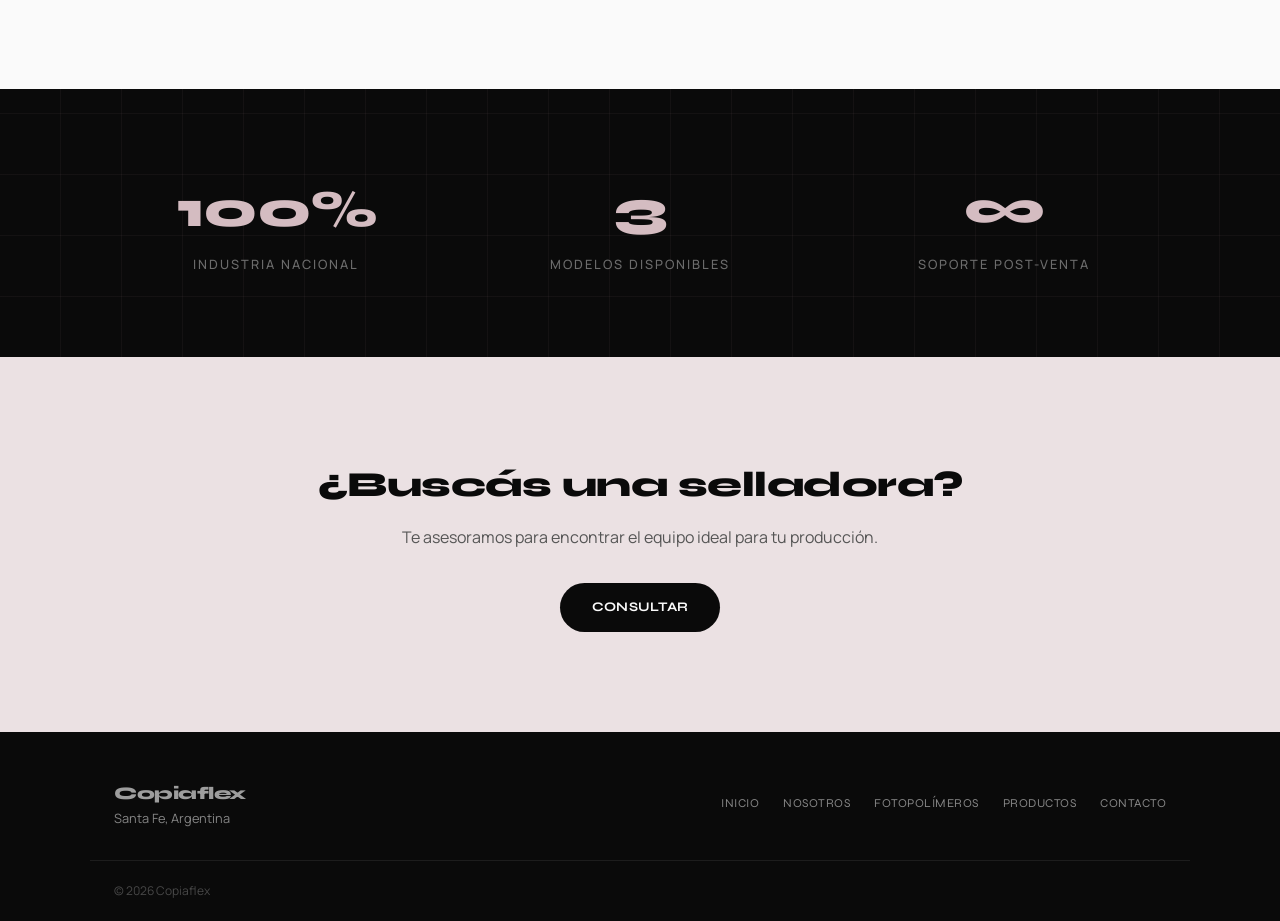
<file: v1/productos.html>
<!DOCTYPE html>
<html lang="es">
<head>
    <meta charset="UTF-8">
    <meta name="viewport" content="width=device-width, initial-scale=1.0">
    <title>Productos - Copiaflex</title>
    <link rel="icon" type="image/svg+xml" href="favicon.svg">
    <link rel="preconnect" href="https://fonts.googleapis.com">
    <link href="https://fonts.googleapis.com/css2?family=Syne:wght@400;600;700;800&family=Manrope:wght@300;400;500;600;700&display=swap" rel="stylesheet">
    <link rel="stylesheet" href="css/style.css">
</head>
<body>

<header class="header">
    <div class="container header-inner">
        <a href="index.html" class="logo">
            <span class="logo-text">Copiaflex</span>
        </a>
        <nav class="nav">
            <button class="nav-toggle" aria-label="Menú"><span></span><span></span></button>
            <ul class="nav-list">
                <li><a href="index.html">Inicio</a></li>
                <li><a href="nosotros.html">Nosotros</a></li>
                <li><a href="fotopolimeros.html">Fotopolímeros</a></li>
                <li><a href="productos.html" class="active">Productos</a></li>
                <li><a href="contacto.html" class="nav-cta">Contacto</a></li>
            </ul>
        </nav>
    </div>
</header>

<!-- Page Hero -->
<section class="page-hero">
    <div class="page-hero-mesh"></div>
    <div class="container page-hero-content">
        <p class="hero-label">02 — Unidad de negocio</p>
        <h1>Selladoras y<br><span class="hero-em">equipamiento</span></h1>
        <p class="hero-desc">Fabricación nacional de selladoras continuas y semiautomáticas para la industria del envasado.</p>
    </div>
</section>

<!-- Productos -->
<section class="unidades">
    <div class="container">
        <div class="section-header">
            <p class="label">Catálogo</p>
            <h2>Equipos para cada necesidad</h2>
        </div>

        <div class="cards">
            <div class="card">
                <div class="card-number">01</div>
                <h3>Selladora Continua Vertical</h3>
                <p>Sellado de banda continua para alto volumen de producción. Ideal para bolsas de pie y productos granulados.</p>
                <ul class="card-tags">
                    <li>Alto volumen</li>
                    <li>Vertical</li>
                    <li>Continua</li>
                </ul>
            </div>

            <div class="card">
                <div class="card-number">02</div>
                <h3>Selladora Continua Horizontal</h3>
                <p>Diseñada para productos que requieren sellado en posición plana. Regulación de velocidad y temperatura.</p>
                <ul class="card-tags">
                    <li>Horizontal</li>
                    <li>Regulable</li>
                    <li>Continua</li>
                </ul>
            </div>
        </div>

        <div class="cards" style="margin-top: 24px;">
            <div class="card">
                <div class="card-number">03</div>
                <h3>Selladora Semiautomática</h3>
                <p>Versatilidad y precisión para producciones medianas. Fácil operación y mantenimiento.</p>
                <ul class="card-tags">
                    <li>Versátil</li>
                    <li>Semiautomática</li>
                    <li>Compacta</li>
                </ul>
            </div>

            <div class="card">
                <div class="card-number">04</div>
                <h3>Asistencia técnica</h3>
                <p>Servicio post-venta, repuestos y mantenimiento preventivo para todos nuestros equipos.</p>
                <ul class="card-tags">
                    <li>Soporte</li>
                    <li>Repuestos</li>
                    <li>Nacional</li>
                </ul>
            </div>
        </div>
    </div>
</section>

<!-- Cifras -->
<section class="cifras">
    <div class="cifras-mesh"></div>
    <div class="container cifras-grid">
        <div class="cifra">
            <span class="cifra-n">100%</span>
            <span class="cifra-t">industria nacional</span>
        </div>
        <div class="cifra">
            <span class="cifra-n">3</span>
            <span class="cifra-t">modelos disponibles</span>
        </div>
        <div class="cifra">
            <span class="cifra-n">∞</span>
            <span class="cifra-t">soporte post-venta</span>
        </div>
    </div>
</section>

<!-- CTA -->
<section class="cta">
    <div class="container cta-inner">
        <h2>¿Buscás una selladora?</h2>
        <p>Te asesoramos para encontrar el equipo ideal para tu producción.</p>
        <a href="contacto.html" class="btn btn--dark">Consultar</a>
    </div>
</section>

<!-- Footer -->
<footer class="footer">
    <div class="container footer-inner">
        <div class="footer-left">
            <span class="logo-text footer-logo-text">Copiaflex</span>
            <p>Santa Fe, Argentina</p>
        </div>
        <div class="footer-right">
            <a href="index.html">Inicio</a>
            <a href="nosotros.html">Nosotros</a>
            <a href="fotopolimeros.html">Fotopolímeros</a>
            <a href="productos.html">Productos</a>
            <a href="contacto.html">Contacto</a>
        </div>
    </div>
    <div class="footer-bottom">
        <div class="container">
            <p>&copy; 2026 Copiaflex</p>
        </div>
    </div>
</footer>

<script>
document.querySelector('.nav-toggle').addEventListener('click', function() {
    document.querySelector('.nav-list').classList.toggle('open');
});
</script>
</body>
</html>
</file>
<file: css/style.css>
*, *::before, *::after { margin: 0; padding: 0; box-sizing: border-box; }

:root {
    --rose: #b8929a;
    --rose-light: #d4bcc1;
    --rose-pale: #ebe1e3;
    --rose-dark: #7a5660;
    --black: #0a0a0a;
    --off-black: #151515;
    --white: #fafafa;
    --gray-50: #f4f4f4;
    --gray-100: #e6e6e6;
    --gray-400: #737373;
    --gray-600: #404040;
    --green-wa: #25D366;
    --font-h: 'Syne', sans-serif;
    --font-b: 'Manrope', sans-serif;
}

html { scroll-behavior: smooth; }
@media (prefers-reduced-motion: reduce) { html { scroll-behavior: auto; } }
body { font-family: var(--font-b); color: var(--black); background: var(--white); -webkit-font-smoothing: antialiased; }
a { text-decoration: none; color: inherit; }
ul { list-style: none; }
img { max-width: 100%; display: block; }
.container { max-width: 1100px; margin: 0 auto; padding: 0 24px; }

/* --- Focus & Skip --- */
.skip-link { position: absolute; top: -100%; left: 16px; padding: 12px 24px; background: var(--black); color: var(--white); font-family: var(--font-h); font-size: 0.85rem; font-weight: 700; border-radius: 0 0 8px 8px; z-index: 200; transition: top 0.2s; }
.skip-link:focus { top: 0; }
*:focus-visible { outline: 3px solid var(--rose); outline-offset: 3px; }
input:focus-visible, select:focus-visible, textarea:focus-visible { outline: 3px solid var(--rose); outline-offset: 0; }

/* --- Nav --- */
.topnav { position: fixed; top: 0; left: 0; right: 0; z-index: 100; background: rgba(250,250,250,0.92); backdrop-filter: blur(16px); border-bottom: 1px solid var(--gray-100); }
.topnav-inner { display: flex; align-items: center; justify-content: space-between; height: 64px; }
.logo-text { font-family: var(--font-h); font-size: 1.2rem; font-weight: 800; color: var(--black); letter-spacing: -0.5px; }
.nav-links { display: flex; align-items: center; gap: 28px; }
.nav-links a { font-family: var(--font-h); font-size: 0.78rem; font-weight: 600; text-transform: uppercase; letter-spacing: 0.8px; color: var(--gray-600); transition: color 0.2s; }
.nav-links a:hover, .nav-links a.active { color: var(--black); }
.nav-btn { background: var(--black) !important; color: var(--white) !important; padding: 8px 22px !important; border-radius: 100px; }
.burger { display: none; background: none; border: none; cursor: pointer; width: 44px; height: 44px; position: relative; padding: 13px 9px; }
.burger span { display: block; width: 100%; height: 1.5px; background: var(--black); position: absolute; left: 9px; right: 9px; }
.burger span:first-child { top: 13px; }
.burger span:last-child { bottom: 13px; }

/* --- Btn --- */
.btn { display: inline-block; font-family: var(--font-h); font-weight: 700; font-size: 0.8rem; padding: 14px 32px; border-radius: 100px; text-transform: uppercase; letter-spacing: 0.5px; background: var(--black); color: var(--white); border: 1.5px solid var(--black); transition: all 0.25s; cursor: pointer; min-height: 48px; }
.btn:hover { background: var(--rose-dark); border-color: var(--rose-dark); }
.btn--outline { background: transparent; color: var(--gray-600); border-color: var(--gray-100); }
.btn--outline:hover { border-color: var(--black); color: var(--black); }
.btn--white { background: var(--white); color: var(--black); border-color: var(--white); }
.btn--white:hover { background: var(--rose-pale); border-color: var(--rose-pale); }
.btn--ghost { background: transparent; color: var(--white); border-color: rgba(255,255,255,0.3); }
.btn--ghost:hover { border-color: var(--white); background: rgba(255,255,255,0.06); }
.btn--full { width: 100%; text-align: center; }

/* --- HOME: Split Hero --- */
.home-hero { min-height: 100vh; display: flex; flex-direction: column; position: relative; background: linear-gradient(135deg, var(--rose-dark) 0%, var(--rose) 25%, #3a2a3d 50%, #1a2744 75%, #0f1b2e 100%); }
.home-hero::before { content: ''; position: absolute; inset: 0; background-image: repeating-linear-gradient(0deg, transparent, transparent 28px, rgba(255,255,255,0.025) 28px, rgba(255,255,255,0.025) 29px), repeating-linear-gradient(90deg, transparent, transparent 28px, rgba(255,255,255,0.025) 28px, rgba(255,255,255,0.025) 29px); pointer-events: none; z-index: 0; }
.home-split { flex: 1; display: grid; grid-template-columns: 1fr 1fr; position: relative; z-index: 1; }
.home-card { position: relative; display: flex; flex-direction: column; justify-content: center; align-items: center; padding: 80px 40px; text-align: center; text-decoration: none; color: var(--white); overflow: hidden; transition: all 0.4s; background: transparent; }
.home-card:hover { background: rgba(255,255,255,0.04); }
.home-card--foto { border-right: 1px solid rgba(255,255,255,0.06); }
.home-card--equip { }
.home-card-mesh { display: none; }
.home-card-content { position: relative; z-index: 1; max-width: 400px; }
.home-card-tag { display: block; font-family: var(--font-h); font-size: 0.7rem; font-weight: 700; text-transform: uppercase; letter-spacing: 3px; color: var(--rose-light); margin-bottom: 20px; }
.home-card h2 { font-family: var(--font-h); font-size: clamp(1.8rem, 3.5vw, 2.8rem); font-weight: 800; line-height: 1.1; margin-bottom: 16px; letter-spacing: -1px; }
.home-card p { font-size: 0.95rem; color: rgba(255,255,255,0.75); line-height: 1.7; margin-bottom: 32px; }
.home-card .btn { transition: transform 0.3s, background 0.25s; }
.home-card:hover .btn { transform: translateY(-2px); }
.home-footer { padding: 20px 0; text-align: center; background: transparent; position: relative; z-index: 1; }
.home-footer p { font-size: 0.75rem; color: rgba(255,255,255,0.6); }
.home-footer .logo-text { font-size: 1rem; display: block; margin-bottom: 4px; color: rgba(255,255,255,0.8); }

/* --- Page Hero --- */
.page-hero { position: relative; padding: 100px 0 80px; background: var(--black); overflow: hidden; }
.page-hero--rose { background: linear-gradient(160deg, var(--rose-dark) 0%, var(--rose) 30%, var(--black) 70%); }
.page-hero-mesh { position: absolute; inset: 0; opacity: 0.9; }
.page-hero-mesh::before { content: ''; position: absolute; inset: 0; background-image: repeating-linear-gradient(0deg, transparent, transparent 50px, rgba(255,255,255,0.04) 50px, rgba(255,255,255,0.04) 51px), repeating-linear-gradient(90deg, transparent, transparent 50px, rgba(255,255,255,0.04) 50px, rgba(255,255,255,0.04) 51px); }
.page-hero-content { position: relative; z-index: 2; max-width: 720px; }
.page-hero .hero-label { font-family: var(--font-h); font-size: 0.75rem; font-weight: 600; text-transform: uppercase; letter-spacing: 3px; color: var(--rose-light); margin-bottom: 24px; }
.page-hero h1 { font-family: var(--font-h); font-size: clamp(2rem, 5vw, 3.2rem); font-weight: 800; color: var(--white); line-height: 1.1; margin-bottom: 20px; letter-spacing: -1px; }
.page-hero h1 em { font-style: italic; color: var(--rose-light); }
.page-hero .hero-desc { font-size: 1rem; color: rgba(255,255,255,0.65); line-height: 1.7; margin-bottom: 36px; max-width: 460px; }

/* --- Sections --- */
.section { padding: 100px 0; }
.section--gray { background: var(--gray-50); }
.section--dark { background: var(--black); color: var(--white); }
.section-header { margin-bottom: 48px; }
.label { font-family: var(--font-h); font-size: 0.72rem; font-weight: 700; text-transform: uppercase; letter-spacing: 3px; color: var(--rose); margin-bottom: 12px; }
.section-header h2 { font-family: var(--font-h); font-size: clamp(1.6rem, 4vw, 2.4rem); font-weight: 800; line-height: 1.15; letter-spacing: -0.5px; }

/* --- Feature Grid --- */
.feat-grid { display: grid; grid-template-columns: repeat(3, 1fr); gap: 24px; }
.feat-card { padding: 32px 28px; border-radius: 16px; background: var(--white); border: 1px solid var(--gray-100); }
.feat-card h4 { font-family: var(--font-h); font-weight: 800; font-size: 1.05rem; margin-bottom: 8px; }
.feat-card p { font-size: 0.9rem; color: var(--gray-600); line-height: 1.6; }

/* --- Product Cards --- */
.product-grid { display: grid; grid-template-columns: 1fr 1fr; gap: 24px; }
.prod-card { padding: 40px 32px; border-radius: 16px; background: var(--gray-50); border: 1px solid var(--gray-100); transition: all 0.3s; }
.prod-card:hover { border-color: var(--rose); transform: translateY(-4px); }
.prod-card-num { font-family: var(--font-h); font-size: 0.7rem; font-weight: 800; color: var(--rose); letter-spacing: 2px; margin-bottom: 16px; }
.prod-card h3 { font-family: var(--font-h); font-size: 1.3rem; font-weight: 800; margin-bottom: 12px; letter-spacing: -0.3px; }
.prod-card p { font-size: 0.9rem; color: var(--gray-600); line-height: 1.6; }

/* --- Cifras --- */
.cifras { position: relative; padding: 80px 0; background: var(--black); overflow: hidden; }
.cifras-mesh { position: absolute; inset: 0; background-image: repeating-linear-gradient(0deg, transparent, transparent 60px, rgba(184,146,154,0.06) 60px, rgba(184,146,154,0.06) 61px), repeating-linear-gradient(90deg, transparent, transparent 60px, rgba(184,146,154,0.06) 60px, rgba(184,146,154,0.06) 61px); }
.cifras-grid { display: grid; grid-template-columns: repeat(3, 1fr); gap: 40px; position: relative; z-index: 1; text-align: center; }
.cifra-n { display: block; font-family: var(--font-h); font-size: 3rem; font-weight: 800; color: var(--rose-light); letter-spacing: -1px; }
.cifra-t { font-size: 0.8rem; color: rgba(255,255,255,0.5); text-transform: uppercase; letter-spacing: 2px; font-weight: 500; }

/* --- Contacto Box --- */
.contacto-box { padding: 100px 0; }
.contacto-grid { display: grid; grid-template-columns: 1fr 1fr; gap: 80px; align-items: start; }
.contacto-info h2 { font-family: var(--font-h); font-size: 2rem; font-weight: 800; letter-spacing: -0.5px; margin-bottom: 16px; line-height: 1.1; }
.contacto-info > p { color: var(--gray-600); line-height: 1.7; margin-bottom: 32px; }
.contacto-datos { display: flex; flex-direction: column; gap: 20px; }
.contacto-dato-label { display: block; font-family: var(--font-h); font-size: 0.72rem; font-weight: 700; text-transform: uppercase; letter-spacing: 2px; color: var(--rose); margin-bottom: 4px; }
.contacto-dato-value { font-size: 0.95rem; color: var(--black); font-weight: 500; }

/* --- Form --- */
.contacto-form { display: flex; flex-direction: column; gap: 16px; }
.form-group { display: flex; flex-direction: column; gap: 6px; }
.form-group label { font-family: var(--font-h); font-size: 0.75rem; font-weight: 700; text-transform: uppercase; letter-spacing: 1px; color: var(--gray-400); }
.contacto-form input, .contacto-form select, .contacto-form textarea { font-family: var(--font-b); font-size: 1rem; padding: 14px 18px; border: 1px solid var(--gray-100); border-radius: 12px; background: var(--gray-50); color: var(--black); outline: none; transition: border-color 0.2s; min-height: 48px; }
.contacto-form input:focus, .contacto-form select:focus, .contacto-form textarea:focus { border-color: var(--rose); box-shadow: 0 0 0 3px rgba(184,146,154,0.2); }
.contacto-form textarea { resize: vertical; min-height: auto; }

/* --- Mapa --- */
.mapa-section { padding: 0; }
.mapa-wrap { width: 100%; height: 400px; background: var(--gray-50); }
.mapa-wrap iframe { width: 100%; height: 100%; display: block; }

/* --- Footer --- */
.foot { padding: 40px 0; border-top: 1px solid var(--gray-100); }
.foot-inner { display: flex; align-items: center; justify-content: space-between; }
.foot-logo-text { font-family: var(--font-h); font-size: 1rem; font-weight: 800; color: var(--gray-400); letter-spacing: -0.3px; }
.foot p { font-size: 0.75rem; color: var(--gray-400); }
.foot-links { display: flex; gap: 20px; }
.foot-links a { font-family: var(--font-h); font-size: 0.72rem; text-transform: uppercase; letter-spacing: 0.5px; color: var(--gray-400); transition: color 0.2s; }
.foot-links a:hover { color: var(--black); }

/* --- WhatsApp Float --- */
.wa-float { position: fixed; bottom: 28px; right: 28px; z-index: 999; width: 60px; height: 60px; border-radius: 50%; background: var(--green-wa); display: flex; align-items: center; justify-content: center; box-shadow: 0 4px 16px rgba(0,0,0,0.2); transition: transform 0.2s, box-shadow 0.2s; }
.wa-float:hover { transform: scale(1.08); box-shadow: 0 6px 24px rgba(0,0,0,0.3); }
.wa-float svg { width: 32px; height: 32px; fill: var(--white); }

/* --- Responsive --- */
@media (max-width: 768px) {
    .burger { display: block; }
    .nav-links { display: none; position: absolute; top: 64px; left: 0; right: 0; background: var(--white); flex-direction: column; padding: 20px 24px; gap: 14px; border-bottom: 1px solid var(--gray-100); }
    .nav-links.open { display: flex; }
    .nav-links a { padding: 8px 0; min-height: 44px; display: flex; align-items: center; }
    .home-split { grid-template-columns: 1fr; }
    .home-card { padding: 60px 32px; min-height: 50vh; }
    .home-card--foto { border-right: none; border-bottom: 1px solid rgba(255,255,255,0.06); }
    .page-hero { padding: 72px 0 48px; }
    .page-hero h1 { overflow-wrap: break-word; }
    .feat-grid { grid-template-columns: 1fr; }
    .product-grid { grid-template-columns: 1fr; }
    .cifras-grid { grid-template-columns: 1fr; gap: 24px; }
    .section { padding: 72px 0; }
    .contacto-grid { grid-template-columns: 1fr; gap: 40px; }
    .foot-inner { flex-direction: column; gap: 12px; text-align: center; }
    .foot-links { flex-wrap: wrap; justify-content: center; }
    .mapa-wrap { height: 300px; }
    .wa-float { bottom: 20px; right: 20px; width: 54px; height: 54px; }
    .wa-float svg { width: 28px; height: 28px; }
    .section-header h2 { overflow-wrap: break-word; }
}

/* --- Reduced Motion --- */
@media (prefers-reduced-motion: reduce) {
    *, *::before, *::after { animation-duration: 0.01ms !important; animation-iteration-count: 1 !important; transition-duration: 0.01ms !important; }
}
</file>
<file: v1/css/style.css>
*, *::before, *::after { margin: 0; padding: 0; box-sizing: border-box; }

:root {
    --rose: #b8929a;
    --rose-light: #d4bcc1;
    --rose-pale: #ebe1e3;
    --rose-dark: #7a5660;
    --black: #0a0a0a;
    --white: #fafafa;
    --gray-50: #f4f4f4;
    --gray-100: #e8e8e8;
    --gray-400: #999;
    --gray-600: #555;
    --red: #b83030;
    --font-h: 'Syne', sans-serif;
    --font-b: 'Manrope', sans-serif;
}

html { scroll-behavior: smooth; }
body { font-family: var(--font-b); color: var(--black); background: var(--white); line-height: 1.6; -webkit-font-smoothing: antialiased; }
a { text-decoration: none; color: inherit; }
ul { list-style: none; }
img { max-width: 100%; display: block; }
.container { max-width: 1100px; margin: 0 auto; padding: 0 24px; }

/* --- Header --- */
.header { position: fixed; top: 0; left: 0; right: 0; z-index: 100; background: rgba(250,250,250,0.95); backdrop-filter: blur(12px); border-bottom: 1px solid var(--gray-100); }
.header-inner { display: flex; align-items: center; justify-content: space-between; height: 64px; }
.logo-img { height: 42px; width: auto; }
.logo-text { font-family: var(--font-h); font-size: 1.3rem; font-weight: 800; color: var(--black); letter-spacing: -0.5px; }
.footer-logo-text { color: rgba(255,255,255,0.6); font-size: 1.1rem; }
.nav-list { display: flex; gap: 28px; align-items: center; }
.nav-list a { font-family: var(--font-h); font-size: 0.8rem; font-weight: 600; color: var(--gray-600); letter-spacing: 0.5px; text-transform: uppercase; transition: color 0.2s; }
.nav-list a:hover, .nav-list a.active { color: var(--black); }
.nav-cta { background: var(--black) !important; color: var(--white) !important; padding: 8px 20px !important; border-radius: 100px; }
.nav-cta:hover { background: var(--rose-dark) !important; }
.nav-toggle { display: none; background: none; border: none; cursor: pointer; width: 28px; height: 20px; position: relative; }
.nav-toggle span { display: block; width: 100%; height: 1.5px; background: var(--black); position: absolute; left: 0; transition: 0.3s; }
.nav-toggle span:first-child { top: 0; }
.nav-toggle span:last-child { bottom: 0; }

/* --- Buttons --- */
.btn { display: inline-block; font-family: var(--font-h); font-weight: 700; font-size: 0.82rem; padding: 14px 32px; border-radius: 100px; letter-spacing: 0.3px; text-transform: uppercase; transition: all 0.25s; background: var(--black); color: var(--white); }
.btn:hover { background: var(--rose-dark); transform: translateY(-1px); }
.btn--ghost { background: transparent; color: var(--white); border: 1.5px solid rgba(255,255,255,0.35); }
.btn--ghost:hover { border-color: var(--white); background: rgba(255,255,255,0.08); }
.btn--dark { background: var(--black); color: var(--white); }

/* --- Hero --- */
.hero { position: relative; min-height: 100vh; display: flex; align-items: center; padding: 64px 0 0; background: var(--black); overflow: hidden; }
.hero-mesh { position: absolute; inset: 0; background: linear-gradient(160deg, var(--rose-dark) 0%, var(--rose) 30%, var(--black) 70%); opacity: 0.9; }
.hero-mesh::before { content: ''; position: absolute; inset: 0; background-image: repeating-linear-gradient(0deg, transparent, transparent 50px, rgba(255,255,255,0.04) 50px, rgba(255,255,255,0.04) 51px), repeating-linear-gradient(90deg, transparent, transparent 50px, rgba(255,255,255,0.04) 50px, rgba(255,255,255,0.04) 51px); }
.hero-content { position: relative; z-index: 2; max-width: 720px; }
.hero-label { font-family: var(--font-h); font-size: 0.75rem; font-weight: 600; text-transform: uppercase; letter-spacing: 3px; color: var(--rose-light); margin-bottom: 24px; }
.hero h1 { font-family: var(--font-h); font-size: 3.6rem; font-weight: 800; color: var(--white); line-height: 1.1; margin-bottom: 24px; letter-spacing: -1px; }
.hero-em { color: var(--rose-light); font-style: italic; }
.hero-desc { font-size: 1.05rem; color: rgba(255,255,255,0.55); margin-bottom: 40px; max-width: 460px; font-weight: 400; line-height: 1.7; }
.hero-actions { display: flex; gap: 14px; flex-wrap: wrap; }
.hero-scroll { position: absolute; bottom: 40px; right: 40px; display: flex; flex-direction: column; align-items: center; gap: 8px; z-index: 2; }
.hero-scroll span { font-family: var(--font-h); font-size: 0.65rem; text-transform: uppercase; letter-spacing: 2px; color: rgba(255,255,255,0.3); writing-mode: vertical-rl; }
.hero-scroll-line { width: 1px; height: 60px; background: linear-gradient(to bottom, rgba(255,255,255,0.3), transparent); }

/* --- Section header --- */
.section-header { margin-bottom: 56px; }
.label { font-family: var(--font-h); font-size: 0.7rem; font-weight: 700; text-transform: uppercase; letter-spacing: 3px; color: var(--rose); margin-bottom: 12px; }
.section-header h2 { font-family: var(--font-h); font-size: 2.4rem; font-weight: 800; line-height: 1.15; letter-spacing: -0.5px; }

/* --- Cards (unidades) --- */
.unidades { padding: 120px 0; }
.cards { display: grid; grid-template-columns: 1fr 1fr; gap: 24px; }
.card { display: block; padding: 48px 40px; border-radius: 20px; background: var(--gray-50); border: 1px solid var(--gray-100); transition: all 0.3s; position: relative; overflow: hidden; }
.card:hover { background: var(--black); color: var(--white); border-color: var(--black); transform: translateY(-4px); }
.card-number { font-family: var(--font-h); font-size: 0.7rem; font-weight: 800; color: var(--rose); letter-spacing: 2px; margin-bottom: 20px; }
.card h3 { font-family: var(--font-h); font-size: 1.8rem; font-weight: 800; margin-bottom: 16px; letter-spacing: -0.3px; }
.card p { font-size: 0.95rem; color: var(--gray-600); line-height: 1.7; margin-bottom: 24px; }
.card:hover p { color: rgba(255,255,255,0.6); }
.card-tags { display: flex; flex-wrap: wrap; gap: 8px; margin-bottom: 24px; }
.card-tags li { font-family: var(--font-h); font-size: 0.7rem; font-weight: 600; padding: 5px 14px; border-radius: 100px; background: var(--rose-pale); color: var(--rose-dark); text-transform: uppercase; letter-spacing: 0.5px; }
.card:hover .card-tags li { background: rgba(255,255,255,0.1); color: var(--rose-light); }
.card-arrow { font-size: 1.4rem; color: var(--gray-400); transition: color 0.2s; }
.card:hover .card-arrow { color: var(--rose-light); }

/* --- Cifras --- */
.cifras { position: relative; padding: 80px 0; background: var(--black); overflow: hidden; }
.cifras-mesh { position: absolute; inset: 0; background-image: repeating-linear-gradient(0deg, transparent, transparent 60px, rgba(184,146,154,0.06) 60px, rgba(184,146,154,0.06) 61px), repeating-linear-gradient(90deg, transparent, transparent 60px, rgba(184,146,154,0.06) 60px, rgba(184,146,154,0.06) 61px); }
.cifras-grid { display: grid; grid-template-columns: repeat(3, 1fr); gap: 40px; position: relative; z-index: 1; text-align: center; }
.cifra-n { display: block; font-family: var(--font-h); font-size: 3.2rem; font-weight: 800; color: var(--rose-light); letter-spacing: -1px; }
.cifra-t { font-size: 0.8rem; color: rgba(255,255,255,0.4); text-transform: uppercase; letter-spacing: 2px; font-weight: 500; }

/* --- Por qué --- */
.porque { padding: 120px 0; }
.porque-grid { display: grid; grid-template-columns: repeat(3, 1fr); gap: 48px; }
.porque-num { font-family: var(--font-h); font-size: 0.7rem; font-weight: 800; color: var(--rose); letter-spacing: 2px; display: block; margin-bottom: 16px; }
.porque-item h4 { font-family: var(--font-h); font-size: 1.15rem; font-weight: 800; margin-bottom: 10px; }
.porque-item p { font-size: 0.9rem; color: var(--gray-600); line-height: 1.7; }

/* --- Page Hero (inner pages) --- */
.page-hero { position: relative; padding: 160px 0 80px; background: var(--black); overflow: hidden; }
.page-hero-mesh { position: absolute; inset: 0; background: linear-gradient(160deg, var(--rose-dark) 0%, var(--rose) 30%, var(--black) 70%); opacity: 0.9; }
.page-hero-mesh::before { content: ''; position: absolute; inset: 0; background-image: repeating-linear-gradient(0deg, transparent, transparent 50px, rgba(255,255,255,0.04) 50px, rgba(255,255,255,0.04) 51px), repeating-linear-gradient(90deg, transparent, transparent 50px, rgba(255,255,255,0.04) 50px, rgba(255,255,255,0.04) 51px); }
.page-hero-content { position: relative; z-index: 2; max-width: 720px; }
.page-hero h1 { font-family: var(--font-h); font-size: 3rem; font-weight: 800; color: var(--white); line-height: 1.1; margin-bottom: 20px; letter-spacing: -1px; }

/* --- Contacto Section --- */
.contacto-section { padding: 100px 0; }
.contacto-grid { display: grid; grid-template-columns: 1fr 1fr; gap: 80px; align-items: start; }
.contacto-datos { display: flex; flex-direction: column; gap: 20px; margin-top: 32px; }
.contacto-dato-label { display: block; font-family: var(--font-h); font-size: 0.7rem; font-weight: 700; text-transform: uppercase; letter-spacing: 2px; color: var(--rose); margin-bottom: 4px; }
.contacto-dato-value { font-size: 0.95rem; color: var(--black); font-weight: 500; }
.contacto-form { display: flex; flex-direction: column; gap: 16px; }
.form-group { display: flex; flex-direction: column; gap: 6px; }
.form-group label { font-family: var(--font-h); font-size: 0.75rem; font-weight: 700; text-transform: uppercase; letter-spacing: 1px; color: var(--gray-400); }
.contacto-form input, .contacto-form select, .contacto-form textarea { font-family: var(--font-b); font-size: 1rem; padding: 14px 18px; border: 1px solid var(--gray-100); border-radius: 12px; background: var(--gray-50); color: var(--black); outline: none; transition: border-color 0.2s; min-height: 48px; }
.contacto-form input:focus, .contacto-form select:focus, .contacto-form textarea:focus { border-color: var(--rose); box-shadow: 0 0 0 3px rgba(184,146,154,0.2); }
.contacto-form textarea { resize: vertical; min-height: auto; }

/* --- Mapa --- */
.mapa-section { padding: 0 0 0; }
.mapa-wrap { width: 100%; height: 450px; background: var(--gray-50); }
.mapa-wrap iframe { width: 100%; height: 100%; display: block; }

/* --- CTA --- */
.cta { padding: 100px 0; background: var(--rose-pale); }
.cta-inner { text-align: center; }
.cta h2 { font-family: var(--font-h); font-size: 2.2rem; font-weight: 800; margin-bottom: 12px; letter-spacing: -0.5px; }
.cta p { color: var(--gray-600); font-size: 1rem; margin-bottom: 32px; }

/* --- Footer --- */
.footer { background: var(--black); color: rgba(255,255,255,0.5); padding-top: 48px; }
.footer-inner { display: flex; justify-content: space-between; align-items: center; padding-bottom: 32px; border-bottom: 1px solid rgba(255,255,255,0.08); }
.footer-logo { height: 36px; filter: brightness(0) invert(1); opacity: 0.7; margin-bottom: 6px; }
.footer-left p { font-size: 0.8rem; }
.footer-right { display: flex; gap: 24px; }
.footer-right a { font-family: var(--font-h); font-size: 0.75rem; text-transform: uppercase; letter-spacing: 0.5px; transition: color 0.2s; }
.footer-right a:hover { color: var(--rose-light); }
.footer-bottom { padding: 20px 0; }
.footer-bottom p { font-size: 0.75rem; color: rgba(255,255,255,0.25); }

/* --- Responsive --- */
@media (max-width: 768px) {
    .nav-toggle { display: block; }
    .nav-list { display: none; position: absolute; top: 64px; left: 0; right: 0; background: var(--white); flex-direction: column; padding: 24px; gap: 16px; border-bottom: 1px solid var(--gray-100); }
    .nav-list.open { display: flex; }
    .hero h1 { font-size: clamp(1.4rem, 6.5vw, 2.2rem); overflow-wrap: break-word; }
    .hero { min-height: 80vh; }
    .cards { grid-template-columns: 1fr; }
    .card h3 { font-size: 1.4rem; }
    .cifras-grid { grid-template-columns: 1fr; gap: 24px; }
    .porque-grid { grid-template-columns: 1fr; gap: 32px; }
    .section-header h2 { font-size: clamp(1.4rem, 5vw, 1.8rem); }
    .footer-inner { flex-direction: column; gap: 24px; text-align: center; }
    .footer-right { flex-wrap: wrap; justify-content: center; }
    .hero-scroll { display: none; }
    .hero-actions { flex-direction: column; }
    .hero-actions .btn { text-align: center; }
    .page-hero h1 { font-size: clamp(1.6rem, 7vw, 2.4rem); overflow-wrap: break-word; }
    .page-hero { padding: 120px 0 60px; }
    .contacto-grid { grid-template-columns: 1fr; gap: 40px; }
    .mapa-wrap { height: 300px; }
}
</file>
<file: v2/css/style.css>
*, *::before, *::after { margin: 0; padding: 0; box-sizing: border-box; }

:root {
    --rose: #b8929a;
    --rose-light: #d4bcc1;
    --rose-pale: #ebe1e3;
    --rose-dark: #7a5660;
    --black: #0a0a0a;
    --off-black: #151515;
    --white: #fafafa;
    --gray-50: #f4f4f4;
    --gray-100: #e6e6e6;
    --gray-400: #737373;
    --gray-600: #404040;
    --font-h: 'Syne', sans-serif;
    --font-b: 'Manrope', sans-serif;
}

html { scroll-behavior: smooth; }
@media (prefers-reduced-motion: reduce) { html { scroll-behavior: auto; } }
body { font-family: var(--font-b); color: var(--black); background: var(--white); -webkit-font-smoothing: antialiased; }
a { text-decoration: none; color: inherit; }

/* --- Skip Link --- */
.skip-link { position: absolute; top: -100%; left: 16px; padding: 12px 24px; background: var(--black); color: var(--white); font-family: var(--font-h); font-size: 0.85rem; font-weight: 700; border-radius: 0 0 8px 8px; z-index: 200; transition: top 0.2s; }
.skip-link:focus { top: 0; }

/* --- Focus States --- */
*:focus-visible { outline: 3px solid var(--rose); outline-offset: 3px; }
input:focus-visible, select:focus-visible, textarea:focus-visible { outline: 3px solid var(--rose); outline-offset: 0; }
ul { list-style: none; }
img { max-width: 100%; display: block; }
.container { max-width: 1100px; margin: 0 auto; padding: 0 24px; }

/* --- Nav --- */
.topnav { position: fixed; top: 0; left: 0; right: 0; z-index: 100; background: rgba(250,250,250,0.92); backdrop-filter: blur(16px); }
.topnav-inner { display: flex; align-items: center; justify-content: space-between; height: 60px; }
.logo-img { height: 38px; }
.logo-text { font-family: var(--font-h); font-size: 1.2rem; font-weight: 800; color: var(--black); letter-spacing: -0.5px; }
.foot-logo-text { font-family: var(--font-h); font-size: 1rem; font-weight: 800; color: var(--gray-400); letter-spacing: -0.3px; }
.nav-links { display: flex; align-items: center; gap: 32px; }
.nav-links a { font-family: var(--font-h); font-size: 0.78rem; font-weight: 600; text-transform: uppercase; letter-spacing: 0.8px; color: var(--gray-600); transition: color 0.2s; }
.nav-links a:hover { color: var(--black); }
.nav-btn { background: var(--black) !important; color: var(--white) !important; padding: 8px 22px !important; border-radius: 100px; }
.burger { display: none; background: none; border: none; cursor: pointer; width: 44px; height: 44px; position: relative; padding: 13px 9px; }
.burger span { display: block; width: 100%; height: 1.5px; background: var(--black); position: absolute; left: 0; }
.burger span:first-child { top: 0; }
.burger span:last-child { bottom: 0; }

/* --- Btn --- */
.btn { display: inline-block; font-family: var(--font-h); font-weight: 700; font-size: 0.8rem; padding: 14px 32px; border-radius: 100px; text-transform: uppercase; letter-spacing: 0.5px; background: var(--black); color: var(--white); border: 1.5px solid var(--black); transition: all 0.25s; cursor: pointer; min-height: 48px; }
.btn:hover { background: var(--rose-dark); border-color: var(--rose-dark); }
.btn--outline { background: transparent; color: var(--white); border-color: rgba(255,255,255,0.3); }
.btn--outline:hover { border-color: var(--white); background: rgba(255,255,255,0.06); }
.btn--full { width: 100%; text-align: center; }

/* --- Hero --- */
.hero { position: relative; min-height: 100vh; display: flex; align-items: center; padding-top: 60px; background: var(--black); overflow: hidden; }
.hero-bg { position: absolute; inset: 0; background: linear-gradient(155deg, var(--rose-dark) 0%, var(--rose) 25%, var(--off-black) 60%); opacity: 0.85; }
.hero-bg::before { content: ''; position: absolute; inset: 0; background-image: repeating-linear-gradient(0deg, transparent, transparent 60px, rgba(255,255,255,0.03) 60px, rgba(255,255,255,0.03) 61px), repeating-linear-gradient(90deg, transparent, transparent 60px, rgba(255,255,255,0.03) 60px, rgba(255,255,255,0.03) 61px); }
.hero-body { position: relative; z-index: 2; display: flex; justify-content: space-between; align-items: center; gap: 60px; }
.hero-left { max-width: 600px; }
.tag { display: inline-block; font-family: var(--font-h); font-size: 0.68rem; font-weight: 700; text-transform: uppercase; letter-spacing: 3px; color: var(--rose-light); margin-bottom: 20px; }
.tag--light { color: var(--rose-light); }
.hero h1 { font-family: var(--font-h); font-size: 3.4rem; font-weight: 800; color: var(--white); line-height: 1.08; margin-bottom: 20px; letter-spacing: -1.5px; }
.hero h1 em { font-style: italic; color: var(--rose-light); }
.hero p { font-size: 1rem; color: rgba(255,255,255,0.65); line-height: 1.7; margin-bottom: 36px; max-width: 420px; }
.hero-btns { display: flex; gap: 12px; }
.hero-right { flex-shrink: 0; }
.hero-badge { width: 140px; height: 140px; border-radius: 50%; border: 2px solid rgba(255,255,255,0.12); display: flex; flex-direction: column; align-items: center; justify-content: center; }
.hero-badge-n { font-family: var(--font-h); font-size: 2.8rem; font-weight: 800; color: var(--rose-light); line-height: 1; }
.hero-badge-t { font-family: var(--font-h); font-size: 0.75rem; text-transform: uppercase; letter-spacing: 3px; color: rgba(255,255,255,0.5); }

/* --- Sections --- */
.section { padding: 120px 0; }
.section:nth-child(even) { background: var(--gray-50); }

/* --- Split layout --- */
.split { display: grid; grid-template-columns: 1fr 1fr; gap: 80px; align-items: center; }
.split--reverse .split-visual { order: -1; }
.split-text .tag { margin-bottom: 16px; }
.split-text h2 { font-family: var(--font-h); font-size: 2.6rem; font-weight: 800; letter-spacing: -1px; margin-bottom: 20px; line-height: 1.1; }
.lead { font-size: 1rem; color: var(--gray-600); line-height: 1.7; margin-bottom: 32px; }

/* Features (fotopolímeros) */
.features { display: flex; flex-direction: column; gap: 16px; margin-bottom: 36px; }
.feat { display: flex; flex-direction: column; padding: 16px 20px; background: var(--white); border-radius: 12px; border: 1px solid var(--gray-100); }
.feat-title { font-family: var(--font-h); font-weight: 700; font-size: 0.9rem; margin-bottom: 2px; }
.feat-desc { font-size: 0.85rem; color: var(--gray-400); }

/* Product cards */
.product-cards { display: flex; flex-direction: column; gap: 14px; margin-bottom: 36px; }
.pcard { padding: 20px 24px; background: var(--white); border-radius: 12px; border: 1px solid var(--gray-100); }
.pcard h4 { font-family: var(--font-h); font-weight: 700; font-size: 0.95rem; margin-bottom: 4px; }
.pcard p { font-size: 0.82rem; color: var(--gray-600); line-height: 1.6; }

/* Visual box */
.visual-box { position: relative; height: 420px; border-radius: 20px; background: var(--rose-pale); display: flex; align-items: flex-end; justify-content: center; padding: 40px; overflow: hidden; }
.visual-box--dark { background: var(--off-black); }
.visual-mesh { position: absolute; inset: 0; background-image: repeating-linear-gradient(0deg, transparent, transparent 25px, rgba(184,146,154,0.15) 25px, rgba(184,146,154,0.15) 26px), repeating-linear-gradient(90deg, transparent, transparent 25px, rgba(184,146,154,0.15) 25px, rgba(184,146,154,0.15) 26px); }
.visual-box--dark .visual-mesh { opacity: 0.3; }
.visual-label { position: relative; z-index: 1; font-family: var(--font-h); font-size: 1.3rem; font-weight: 800; line-height: 1.3; text-align: center; color: var(--rose-dark); }
.visual-box--dark .visual-label { color: var(--rose-light); }

/* --- Divider --- */
.divider { padding: 40px 0; background: var(--black); }
.divider-inner { display: flex; justify-content: center; align-items: center; gap: 24px; }
.divider-inner span { font-family: var(--font-h); font-size: 0.75rem; font-weight: 700; text-transform: uppercase; letter-spacing: 4px; color: rgba(255,255,255,0.45); }

/* --- Nosotros --- */
.nosotros { position: relative; background: var(--black) !important; color: var(--white); overflow: hidden; }
.nosotros-mesh { position: absolute; inset: 0; background-image: repeating-linear-gradient(0deg, transparent, transparent 50px, rgba(184,146,154,0.05) 50px, rgba(184,146,154,0.05) 51px), repeating-linear-gradient(90deg, transparent, transparent 50px, rgba(184,146,154,0.05) 50px, rgba(184,146,154,0.05) 51px); }
.nosotros-body { position: relative; z-index: 1; }
.section-head-center { text-align: center; max-width: 620px; margin: 0 auto 64px; }
.section-head-center h2 { font-family: var(--font-h); font-size: 2.4rem; font-weight: 800; letter-spacing: -0.5px; margin-bottom: 16px; line-height: 1.15; }
.section-head-center p { color: rgba(255,255,255,0.65); line-height: 1.7; }
.pillars { display: grid; grid-template-columns: repeat(3, 1fr); gap: 40px; }
.pillar { text-align: center; }
.pillar-n { display: block; font-family: var(--font-h); font-size: 0.7rem; font-weight: 800; color: var(--rose); letter-spacing: 2px; margin-bottom: 14px; }
.pillar h4 { font-family: var(--font-h); font-size: 1.1rem; font-weight: 800; margin-bottom: 8px; }
.pillar p { font-size: 0.88rem; color: rgba(255,255,255,0.6); line-height: 1.6; }

/* --- Contacto --- */
.contacto { background: var(--white) !important; }
.contacto-body { display: grid; grid-template-columns: 1fr 1fr; gap: 80px; align-items: start; }
.contacto-left h2 { font-family: var(--font-h); font-size: 2.4rem; font-weight: 800; letter-spacing: -0.5px; margin-bottom: 16px; line-height: 1.1; }
.contacto-left > p { color: var(--gray-600); line-height: 1.7; margin-bottom: 32px; }
.contacto-data { display: flex; flex-direction: column; gap: 16px; }
.cdata-label { display: block; font-family: var(--font-h); font-size: 0.7rem; font-weight: 700; text-transform: uppercase; letter-spacing: 2px; color: var(--rose); margin-bottom: 2px; }
.cdata-value { font-size: 0.95rem; color: var(--black); font-weight: 500; }

/* Form */
.form { display: flex; flex-direction: column; gap: 16px; }
.form-group { display: flex; flex-direction: column; gap: 6px; }
.form-group label { font-family: var(--font-h); font-size: 0.75rem; font-weight: 700; text-transform: uppercase; letter-spacing: 1px; color: var(--gray-400); }
.form-row { display: grid; grid-template-columns: 1fr 1fr; gap: 14px; }
.form input, .form select, .form textarea { font-family: var(--font-b); font-size: 1rem; padding: 14px 18px; border: 1px solid var(--gray-100); border-radius: 12px; background: var(--gray-50); color: var(--black); outline: none; transition: border-color 0.2s; min-height: 48px; }
.form input:focus, .form select:focus, .form textarea:focus { border-color: var(--rose); box-shadow: 0 0 0 3px rgba(184,146,154,0.2); }
.form textarea { resize: vertical; min-height: auto; }

/* --- Mapa --- */
.mapa-section { padding: 80px 0 0; }
.mapa-wrap { width: 100%; height: 400px; background: var(--gray-50); }
.mapa-wrap iframe { width: 100%; height: 100%; display: block; }

/* --- Footer --- */
.foot { padding: 40px 0; border-top: 1px solid var(--gray-100); }
.foot-inner { display: flex; align-items: center; justify-content: space-between; }
.foot-logo { height: 30px; opacity: 0.5; }
.foot p { font-size: 0.75rem; color: var(--gray-400); }

/* --- Responsive --- */
@media (max-width: 768px) {
    .burger { display: block; }
    .nav-links { display: none; position: absolute; top: 60px; left: 0; right: 0; background: var(--white); flex-direction: column; padding: 20px 24px; gap: 14px; border-bottom: 1px solid var(--gray-100); }
    .nav-links.open { display: flex; }
    .hero h1 { font-size: clamp(1.4rem, 6.5vw, 2.2rem); overflow-wrap: break-word; }
    .hero-body { flex-direction: column; text-align: left; }
    .hero-right { display: none; }
    .hero-btns { flex-direction: column; }
    .hero-btns .btn { text-align: center; }
    .split { grid-template-columns: 1fr; gap: 40px; }
    .split--reverse .split-visual { order: 0; }
    .visual-box { height: 280px; }
    .section { padding: 80px 0; }
    .split-text h2 { font-size: clamp(1.3rem, 5.5vw, 2rem); overflow-wrap: break-word; }
    .pillars { grid-template-columns: 1fr; gap: 28px; }
    .section-head-center h2 { font-size: clamp(1.4rem, 5vw, 1.8rem); }
    .contacto-body { grid-template-columns: 1fr; gap: 40px; }
    .form-row { grid-template-columns: 1fr; }
    .foot-inner { flex-direction: column; gap: 12px; text-align: center; }
    .divider-inner { flex-wrap: wrap; gap: 12px; }
    .nav-links a { padding: 8px 0; min-height: 44px; display: flex; align-items: center; }
    .nav-btn { min-height: 44px !important; display: flex !important; align-items: center !important; justify-content: center !important; }
}

/* --- Reduced Motion --- */
@media (prefers-reduced-motion: reduce) {
    *, *::before, *::after { animation-duration: 0.01ms !important; animation-iteration-count: 1 !important; transition-duration: 0.01ms !important; }
}
</file>
